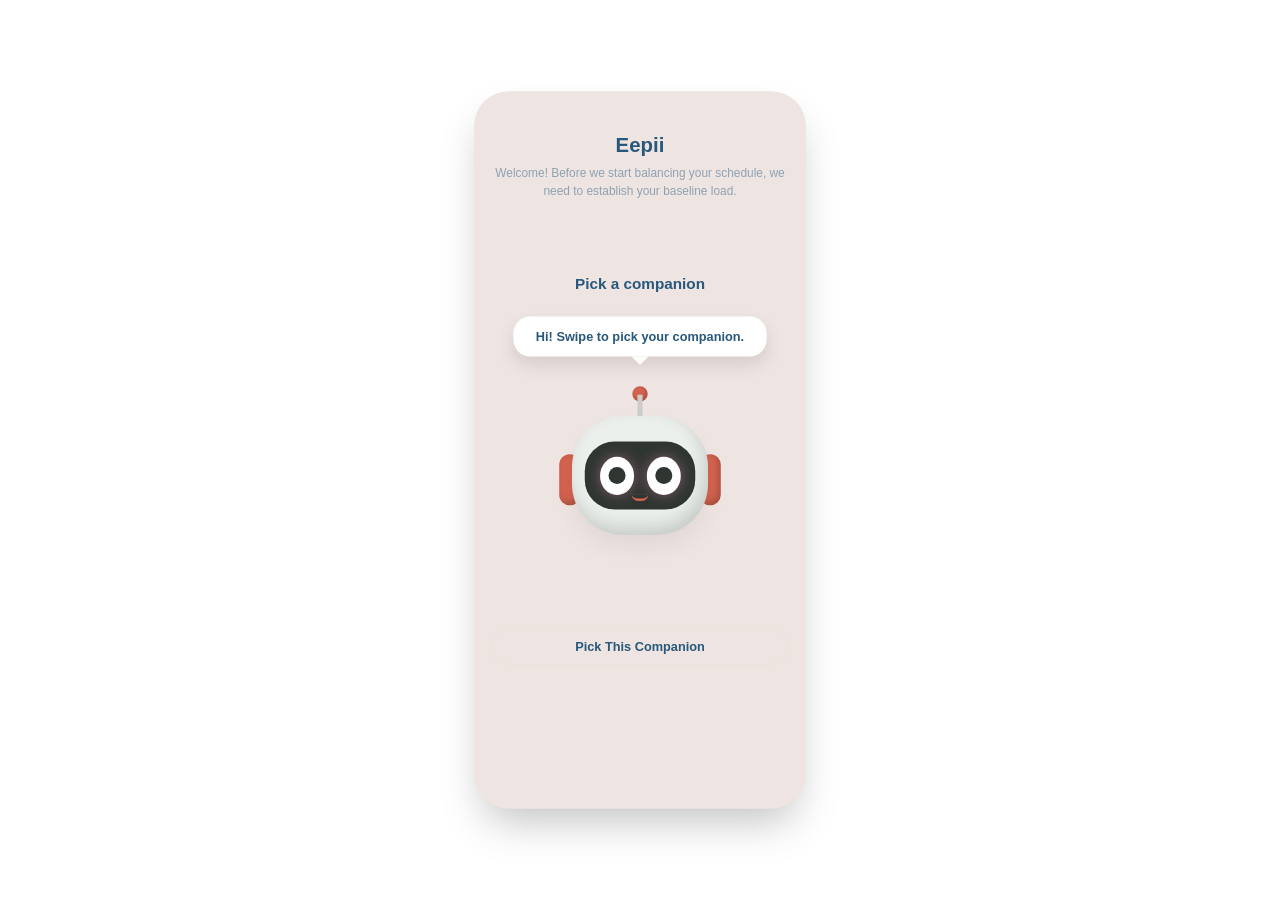
<file: Eepii.html>
<!DOCTYPE html>
<html lang="en">
<head>
    <meta charset="UTF-8">
    <meta name="viewport" content="width=device-width, initial-scale=1.0">
    <title>Eepii - App Prototype</title>
    <link rel="stylesheet" href="Eepii.css">
</head>
<body>

    <div class="mobile-frame">
        
        <!-- ========================================== -->
        <!-- 1. ONBOARDING: WELCOME & AVATAR SELECTION  -->
        <!-- ========================================== -->
         
        <div id="view-welcome" class="view active">
            <h1 style="text-align: center; margin-top: 20px;">Eepii</h1>
            <p style="text-align: center;">Welcome! Before we start balancing your schedule, we need to establish your baseline load.</p>
            
            <div class="avatar-selection">
                <h2 id="avatarTitle" style="text-align: center; margin-top: 0;">Pick a companion</h2>
                <div class="speech-bubble" id="welcomeSpeechBubble">Hi! Swipe to pick your companion.</div>
                
                <!-- Avatar Carousel -->
                <div class="carousel" id="avatarCarousel">
                    
                    <!-- Avatar: Original Robot -->
                    <div class="carousel-slide">
                        <div class="robot-wrapper">
                            <div class="antenna-ball"></div><div class="antenna"></div>
                            <div class="ear left"></div><div class="ear right"></div>
                            <div class="robot-head">
                                <div class="robot-face">
                                    <div class="eye"><div class="pupil"></div></div>
                                    <div class="eye"><div class="pupil"></div></div>
                                    <div class="smile"></div>
                                </div>
                            </div>
                        </div>
                    </div>
                    
                    <!-- Avatar: Bao Bun -->
                    <div class="carousel-slide">
                        <div class="bao-wrapper">
                            <div class="bao-head">
                                <div class="bao-pleats">
                                    <div class="pleat"></div><div class="pleat"></div><div class="pleat"></div>
                                    <div class="pleat"></div><div class="pleat"></div>
                                </div>
                                <div class="bao-blush left"></div><div class="bao-blush right"></div>
                                <div class="bao-face">
                                    <div class="bao-eye-socket"><div class="bao-eye pupil"></div></div>
                                    <div class="bao-eye-socket"><div class="bao-eye pupil"></div></div>
                                    <div class="bao-smile"></div>
                                </div>
                            </div>
                        </div>
                    </div>

                    <!-- Avatar: Cat -->
                    <div class="carousel-slide">
                        <div class="cat-wrapper">
                            <div class="cat-ear left"><div class="cat-ear-inner"></div></div>
                            <div class="cat-ear right"><div class="cat-ear-inner"></div></div>
                            <div class="cat-head">
                                <div class="cat-tuft"></div><div class="cat-tuft"></div><div class="cat-tuft"></div>
                                <div class="whisker left-1"></div><div class="whisker left-2"></div>
                                <div class="whisker right-1"></div><div class="whisker right-2"></div>
                                <div class="cat-face">
                                    <div class="cat-eye-socket"><div class="cat-eye pupil"></div></div>
                                    <div class="cat-mouth"></div>
                                    <div class="cat-eye-socket"><div class="cat-eye pupil"></div></div>
                                </div>
                            </div>
                        </div>
                    </div>

                    <!-- Avatar: Dog -->
                    <div class="carousel-slide">
                        <div class="dog-wrapper">
                            <div class="dog-ear left"></div>
                            <div class="dog-ear right"></div>
                            <div class="dog-head">
                                <div class="dog-blush left"></div><div class="dog-blush right"></div>
                                <div class="dog-face">
                                    <div class="dog-eyes">
                                        <div class="dog-eye-socket"><div class="dog-eye pupil"></div></div>
                                        <div class="dog-eye-socket"><div class="dog-eye pupil"></div></div>
                                    </div>
                                    <div class="dog-nose"></div>
                                    <div class="dog-smile"></div>
                                </div>
                            </div>
                        </div>
                    </div>
                </div> 
                
                <button class="btn btn-outline" id="pickAvatarBtn" onclick="selectAvatar()" style="margin-top: 30px; width: 100%;">Pick This Companion</button>
            </div>

            <button class="btn hidden" id="startSetupBtn" onclick="goTo('view-profile-setup')" style="width: 100%;">Start Setup</button>
        </div>


        <!-- ========================================== -->
        <!-- 2. ONBOARDING: PROFILE SETUP               -->
        <!-- ========================================== -->
        <div id="view-profile-setup" class="view" style="justify-content: center; padding-bottom: 30px;">
            <div style="position: relative;">
                <h1 style="max-width: 60%; margin-top: 0;">Profile Setup</h1>
                <p>Tell us a bit about yourself.</p>
                
                <!-- Interactive Mini Companion -->
                <div class="robot-stage">
                    <div class="robot-mover" id="miniCompanionMover">
                        <div class="robot-scaler" style="transform: scale(0.22); transform-origin: top right; pointer-events: auto; cursor: pointer;">
                            <div class="robot-wrapper walking" id="miniCompanion">
                                <div class="zzz z1">Z</div>
                                <div class="zzz z2">z</div>
                                <div class="zzz z3">z</div>

                                <div class="antenna-ball"></div><div class="antenna"></div>
                                <div class="ear left"></div><div class="ear right"></div>
                                <div class="robot-head">
                                    <div class="robot-face">
                                        <div class="eye"><div class="pupil"></div></div>
                                        <div class="eye"><div class="pupil"></div></div>
                                        <div class="smile"></div>
                                    </div>
                                </div>
                                <div class="robot-body">
                                    <div class="robot-arm left"></div>
                                    <div class="robot-arm right"></div>
                                    <div class="robot-chest"></div>
                                </div>
                                <div class="robot-leg left"></div>
                                <div class="robot-leg right"></div>
                            </div> 
                        </div> 
                    </div> 
                </div> 
            </div> 
            
            <!-- Setup Form -->
            <div class="input-group"><label>Name</label><input type="text" placeholder="Your Name" class="idle-tracker"></div>
            <div class="input-group"><label>Age</label><input type="number" placeholder="e.g. 21" class="idle-tracker"></div>
            <div class="input-group"><label>Field of Study</label><input type="text" value="BSc Computer Science (AI)" class="idle-tracker"></div>
            <div class="input-group"><label>Year of Study</label>
                <select class="idle-tracker"><option>Year 1</option><option>Year 2</option><option>Year 3</option><option>Year 4</option></select>
            </div>
            
            <button class="btn" style="margin-top: 20px;" onclick="goTo('view-survey')">Next: Stress Survey</button>
        </div>


        <!-- ========================================== -->
        <!-- 3. ONBOARDING: WEEKLY SCHEDULE SETUP       -->
        <!-- ========================================== -->
        <div id="view-schedule-setup" class="view">
            <!-- Header Layout -->
            <div style="position: relative; margin-bottom: 20px; margin-top: 15px; display: flex; justify-content: space-between; align-items: flex-start;">
                <div style="max-width: 170px;">
                    <h1 style="margin-top: 0; margin-bottom: 4px; font-size: 22px; line-height: 1.2;">Weekly Schedule</h1>
                    <p style="margin-bottom: 0; font-size: 13px;">Plan your average week.</p>
                </div>
                
                <div class="robot-stage" style="position: relative; top: 0; right: 0; width: 110px; height: 100px; flex-shrink: 0;">
                    <div class="schedule-speech-bubble" id="scheduleSpeechBubble">
                        Lots of classes! You're expanding your mind. 🧠
                    </div>
                    
                    <div class="robot-scaler" style="transform: scale(0.24); transform-origin: top right; position: absolute; top: 0; right: 0;">
                        <div class="robot-wrapper" id="scheduleCompanion">
                            <div class="antenna-ball"></div><div class="antenna"></div>
                            <div class="ear left"></div><div class="ear right"></div>
                            <div class="robot-head">
                                <div class="robot-face">
                                    <div class="eye"><div class="pupil"></div></div>
                                    <div class="eye"><div class="pupil"></div></div>
                                    <div class="smile"></div>
                                </div>
                            </div>
                            <div class="robot-body" style="transform: translateX(-50%) translateY(20px);">
                                <div class="robot-arm left"></div>
                                <div class="robot-arm right"></div>
                                <div class="robot-chest"></div>
                            </div>
                            <div class="robot-leg left" style="transform: translateY(20px);"></div>
                            <div class="robot-leg right" style="transform: translateY(20px);"></div>
                        </div>
                    </div>
                </div>
            </div>

            <!-- Dynamic Sync Status Banner -->
            <div style="display: flex; justify-content: center; margin-bottom: 12px;">
                <div id="scheduleSyncBanner" class="schedule-sync-pill synced">
                    📅 Synced from timetable_2026.ics (15h Class Hours)
                </div>
            </div>

            <!-- Total Hours Counter -->
            <div style="text-align: center; margin-bottom: 20px; background: white; padding: 12px; border-radius: 12px; border: 1px solid #e2e8f0; box-shadow: 0 2px 5px rgba(0,0,0,0.02);">
                <span style="font-size: 14px; font-weight: 600; color: var(--text-muted);">Total Weekly Load: <strong id="weeklyTotalDisplay" style="color: var(--primary); font-size: 20px; margin-left: 5px;">25</strong><span style="font-size: 14px; color: var(--primary);">h</span></span>
            </div>

            <!-- Weekly Inputs -->
            <div class="weekly-inputs" style="display: flex; flex-direction: column; gap: 15px;">
                
                <div class="input-card" style="background: white; padding: 15px; border-radius: 16px; border: 1px solid #e2e8f0;">
                    <div style="font-weight: 700; color: var(--text-dark); margin-bottom: 2px;">🎓 Class Hours</div>
                    <div style="font-size: 11px; color: var(--text-muted); margin-bottom: 12px;">Lectures, programming labs, and tutorials</div>
                    <div style="display: flex; align-items: center; justify-content: space-between; background: #f8fafc; padding: 8px 12px; border-radius: 12px;">
                        <button class="ctrl-btn" onclick="updateWeekly('class', -1)">-</button>
                        <span style="font-size: 16px; font-weight: 700;"><span id="week-class">15</span> hrs</span>
                        <button class="ctrl-btn" onclick="updateWeekly('class', 1)">+</button>
                    </div>
                </div>

                <div class="input-card" style="background: white; padding: 15px; border-radius: 16px; border: 1px solid #e2e8f0;">
                    <div style="display: flex; justify-content: space-between; align-items: center;">
                        <div>
                            <div style="font-weight: 700; color: var(--text-dark); margin-bottom: 2px;">💼 Working</div>
                            <div style="font-size: 11px; color: var(--text-muted);">Internships, freelance, or part-time roles</div>
                        </div>
                        <label class="switch">
                            <input type="checkbox" id="workToggle" onchange="toggleWorkUI(this.checked)">
                            <span class="slider round"></span>
                        </label>
                    </div>
                    
                    <div id="workControls" style="display: none; margin-top: 15px; border-top: 1px solid #f1f5f9; padding-top: 15px;">
                        <div style="display: flex; align-items: center; justify-content: space-between; background: #f8fafc; padding: 8px 12px; border-radius: 12px;">
                            <button class="ctrl-btn" onclick="updateWeekly('work', -1)">-</button>
                            <span style="font-size: 16px; font-weight: 700;"><span id="week-work">10</span> hrs</span>
                            <button class="ctrl-btn" onclick="updateWeekly('work', 1)">+</button>
                        </div>
                    </div>
                </div>

                <div class="input-card" style="background: white; padding: 15px; border-radius: 16px; border: 1px solid #e2e8f0;">
                    <div style="font-weight: 700; color: var(--text-dark); margin-bottom: 2px;">📚 Self-Study</div>
                    <div style="font-size: 11px; color: var(--text-muted); margin-bottom: 12px;">Assignments, coding practice, and revision</div>
                    <div style="display: flex; align-items: center; justify-content: space-between; background: #f8fafc; padding: 8px 12px; border-radius: 12px;">
                        <button class="ctrl-btn" onclick="updateWeekly('study', -1)">-</button>
                        <span style="font-size: 16px; font-weight: 700;"><span id="week-study">10</span> hrs</span>
                        <button class="ctrl-btn" onclick="updateWeekly('study', 1)">+</button>
                    </div>
                </div>

            </div>
            
            <button class="btn" style="margin-top: 25px; width: 100%;" onclick="goTo('view-overview')">Confirm & View Stress Baseline</button>
        </div>


        <!-- ========================================== -->
        <!-- 4. ONBOARDING: CHATBOT STRESS SURVEY       -->
        <!-- ========================================== -->
        <div id="view-survey" class="view" style="padding: 0; background: var(--bg-color); height: 100%;">
            <div style="display: flex; flex-direction: column; height: 100vh; width: 100%;">
                
                <!-- Chat Header -->
                <div style="padding: 20px 20px 15px 20px; display: flex; justify-content: space-between; align-items: center;">
                    <span id="surveyProgressHeader" style=`"font-size: 12px; font-weight: 800; color: var(--text-muted); text-transform: uppercase; letter-spacing: 1px;">Question 1 of 10</span>
                    <button onclick="skipSurvey()" style="padding: 6px 14px; font-size: 11px; font-weight: 700; background: #FBEFEE; color: var(--urgent); border: 1px solid #F5DCD9; border-radius: 20px; cursor: pointer; transition: all 0.2s;">Skip (Demo)</button>
                </div>

                <!-- Chat Content -->
                <div style="flex: 1; display: flex; flex-direction: column; justify-content: center; align-items: center; padding: 20px;">
                    <div id="surveyActiveChatBubble" class="active-chat-bubble" style="position: relative; margin-bottom: 40px; top: 0; left: 0; transform: none; width: 100%; text-align: center; border: 1px solid var(--border); box-shadow: 0 4px 15px rgba(47, 54, 50, 0.04);">
                        How often do you feel mentally overwhelmed by academic demands?
                    </div>
                    
                    <div class="robot-scaler" style="transform: scale(0.65); transform-origin: center;">
                        <div class="robot-wrapper" id="surveyCompanion">
                            <div class="antenna-ball"></div><div class="antenna"></div>
                            <div class="ear left"></div><div class="ear right"></div>
                            <div class="robot-head">
                                <div class="robot-face">
                                    <div class="eye"><div class="pupil"></div></div>
                                    <div class="eye"><div class="pupil"></div></div>
                                    <div class="smile"></div>
                                </div>
                            </div>
                        </div>
                    </div>
                </div>

                <!-- User Input Area -->
                <div style="padding: 20px; background: var(--surface); border-top: 1px solid var(--border); padding-bottom: 40px; border-radius: 30px 30px 0 0; box-shadow: 0 -10px 30px rgba(47, 54, 50, 0.04);">
                    
                    <div id="surveyQuickReplies" style="display: flex; flex-wrap: wrap; gap: 8px; justify-content: center; margin-bottom: 15px; transition: opacity 0.3s;">
                        <button class="quick-reply-btn" onclick="processSurveyAnswer(1)">Never</button>
                        <button class="quick-reply-btn" onclick="processSurveyAnswer(2)">Rarely</button>
                        <button class="quick-reply-btn" onclick="processSurveyAnswer(3)">Sometimes</button>
                        <button class="quick-reply-btn" onclick="processSurveyAnswer(4)">Often</button>
                        <button class="quick-reply-btn" style="flex-basis: 100%;" onclick="processSurveyAnswer(5)">Always</button>
                    </div>

                    <div style="display: flex; align-items: center; border: 1px solid var(--border); border-radius: 30px; padding: 6px 6px 6px 15px; background: var(--bg-color);">
                        <input type="text" id="surveyChatInput" placeholder="Type your answer..." onkeypress="handleSurveyEnter(event)" style="flex: 1; border: none; outline: none; background: transparent; font-size: 14px; font-family: inherit; min-width: 0; color: var(--text-dark);">
                        <button onclick="submitSurveyInput()" class="send-btn" style="flex-shrink: 0; margin-left: 10px;">➤</button>
                    </div>

                </div>
            </div>
        </div>


        <!-- ========================================== -->
        <!-- 5. ONBOARDING: CALENDAR IMPORT (.ICS)      -->
        <!-- ========================================== -->
        <div id="view-calendar" class="view" style="padding-top: 40px;">
            <p style="font-size: 11px; font-weight: 700; color: var(--text-muted); text-transform: uppercase; letter-spacing: 1.5px; margin-bottom: 8px;">Class Schedule</p>
            <h1 style="margin-top: 0; margin-bottom: 15px; font-size: 28px;">Import your timetable</h1>
            <p style="margin-bottom: 30px;">Export your university calendar as a .ics file and import it here. Eepii will use it to understand your class density.</p>
            
            <div class="drop-zone" id="calendarDropZone" onclick="simulateFileUpload()">
                <span style="font-size: 36px; display: block; margin-bottom: 12px;">📅</span>
                <div style="font-weight: 700; color: var(--text-dark); margin-bottom: 5px; font-size: 15px;">Drop your .ics file here</div>
                <div style="font-size: 13px; color: var(--text-muted);">or tap to browse files</div>
            </div>

            <div class="info-box">
                <div style="font-weight: 700; color: #1e40af; font-size: 13px; margin-bottom: 6px;">How to export from your uni portal</div>
                <div style="font-size: 12px; color: #475569; line-height: 1.6;">
                    Most university portals (like APSpace, Outlook, or Canvas) let you export your timetable as an .ics file from Settings → Export or Download calendar.
                </div>
            </div>

            <div style="flex: 1;"></div>

            <button id="importBtn" class="btn disabled-btn" disabled>Choose a file first</button>
            <button class="btn btn-outline" style="border: none; margin-top: 10px; color: var(--text-muted); font-weight: 600;" onclick="finishCalendarSetup(false)">Skip for now (Enter manually)</button>
        </div>


        <!-- ========================================== -->
        <!-- 6. ONBOARDING: FINAL OVERVIEW              -->
        <!-- ========================================== -->
        <div id="view-overview" class="view" style="justify-content: center; align-items: center; text-align: center;">
            <div class="robot-stage" style="position: relative; width: 100%; height: 75px; margin-bottom: 5px;">
                <div class="robot-scaler" style="position: absolute; top: 0; left: 50%; transform: translateX(-50%) scale(0.45); transform-origin: top center;">
                    <div class="robot-wrapper" id="overviewCompanion">
                        <div class="antenna-ball"></div><div class="antenna"></div>
                        <div class="ear left"></div><div class="ear right"></div>
                        <div class="robot-head">
                            <div class="robot-face">
                                <div class="eye"><div class="pupil"></div></div>
                                <div class="eye"><div class="pupil"></div></div>
                                <div class="smile"></div>
                            </div>
                        </div>
                    </div>
                </div>
            </div>

            <!-- Dynamic Result Summary -->
            <h2 style="margin-bottom: 5px; color: var(--text-muted); font-size: 13px; text-transform: uppercase; letter-spacing: 1px;">Stress Level</h2>
            <h1 id="overviewLevel" style="font-size: 42px; color: var(--urgent); margin-top: 0; margin-bottom: 12px;">High</h1>
            
            <p id="overviewText" style="max-width: 90%; margin: 0 auto 25px auto; font-size: 15px; color: var(--text-dark); font-weight: 500; line-height: 1.5;">
                Maintaining a perfect academic record takes immense dedication. You're already carrying a heavy load, so your Rebalance tab will be crucial — check it daily.
            </p>

            <div style="display: flex; gap: 15px; width: 100%; margin-bottom: 25px;">
                <div class="card stat-card" style="flex: 1; margin-bottom: 0;">
                    <div class="stat-value" id="overviewHours">25h</div>
                    <div class="stat-label">Weekly Commitment</div>
                </div>
                <div class="card stat-card" style="flex: 1; margin-bottom: 0;">
                    <div class="stat-value" id="overviewScore" style="color: var(--urgent);">90%</div>
                    <div class="stat-label">Stress Score</div>
                </div>
            </div>
            
            <button class="btn" style="margin-top: 0;" onclick="launchApp()">Enter Dashboard</button>
        </div>


        <!-- ========================================== -->
        <!-- 7. MAIN APP TAB: DASHBOARD                 -->
        <!-- ========================================== -->
        <div id="main-dashboard" class="view" style="padding-top: 30px; padding-bottom: 90px; height: 100%;">
            
            <!-- Full-Page Embedded AI Chatbot Container (No White Card) -->
            <div id="dashboardChatCard" style="flex: 1; display: flex; flex-direction: column; margin-bottom: 0;">
                
                <!-- Chatbot Header -->
                <div class="dash-chat-header" style="margin-bottom: 10px; padding: 0 5px;">
                    <div style="display: flex; align-items: center; gap: 8px;">
                        <span class="status-pulse-dot"></span>
                        <div style="font-size: 11px; font-weight: 800; color: var(--primary); letter-spacing: 1.2px; text-transform: uppercase;">
                            Eepii AI Companion
                        </div>
                    </div>
                    <span class="chat-status-pill">Ready to help</span>
                </div>

                <!-- Companion Dialogue Area -->
                <div class="dash-chat-dialogue-area" style="flex: 1; display: flex; flex-direction: column; justify-content: center; position: relative;">
                    
                    <!-- Dialogue Bubble -->
                    <div class="dash-chat-speech-bubble" id="dashChatSpeechBubble">
                        Hi! I'm watching your stress balance. Tap a quick question or tell me what's on your mind! ✨
                    </div>

                    <!-- Centered, Scaled Up Companion -->
                    <div class="robot-scaler" style="transform: scale(0.65); transform-origin: center; height: 150px; display: flex; justify-content: center; align-items: center; margin: 15px auto;">
                        <div class="robot-wrapper" id="dashChatCompanion" onclick="interactDashChatCompanion()" style="cursor: pointer;">
                            <!-- NEW: Happiness Meter -->
                            <div id="pettingMeterContainer" style="position: absolute; top: -30px; left: 50%; transform: translateX(-50%); width: 70px; height: 8px; background: var(--border); border-radius: 10px; opacity: 0; transition: opacity 0.3s; pointer-events: none; overflow: hidden; z-index: 10;">
                                <div id="pettingMeterFill" style="width: 0%; height: 100%; background: #F4A261; border-radius: 10px; transition: width 0.1s; box-shadow: inset 0 -2px 0 rgba(0,0,0,0.1);"></div>
                            </div>
                            
                            <div class="antenna-ball"></div><div class="antenna"></div>
                            <div class="ear left"></div><div class="ear right"></div>
                            <div class="robot-head">
                                <div class="robot-face">
                                    <div class="eye"><div class="pupil"></div></div>
                                    <div class="eye"><div class="pupil"></div></div>
                                    <div class="smile"></div>
                                </div>
                            </div>
                        </div>
                    </div>
                </div>

                <!-- Quick Action Prompt Chips -->
                <div class="dash-quick-chips" style="margin-bottom: 20px;">
                    <button class="dash-chip" onclick="handleQuickChip('5-min breather')">🍃 5-Min Breather</button>
                    <button class="dash-chip" onclick="handleQuickChip('feeling overwhelmed')">😫 Overwhelmed</button>
                    <button class="dash-chip" onclick="handleQuickChip('prioritize tasks')">🎯 Prioritize</button>
                    <button class="dash-chip" onclick="handleQuickChip('explain score')">📊 My Score</button>
                </div>

                <!-- Chat Input Row -->
                <div class="dash-chat-input-bar">
                    <input type="text" id="dashChatInput" placeholder="Ask Eepii for advice, break tips..." onkeypress="handleDashChatEnter(event)">
                    <button class="dash-chat-send-btn" onclick="sendDashChatMessage()">➤</button>
                </div>
            </div>

        </div>

        <!-- ========================================== -->
        <!-- 8. MAIN APP TAB: REBALANCE                 -->
        <!-- ========================================== -->
        <div id="main-rebalance" class="view" style="padding: 30px 20px 0 20px;">
            
            <!-- FIXED TOP SECTION (Title, Robot, Log Button) -->
            <div style="flex-shrink: 0; background: var(--bg-color); padding-bottom: 20px; z-index: 10;">
                <!-- Header Layout -->
                <div style="display: flex; justify-content: space-between; align-items: flex-start; margin-bottom: 25px;">
                    <div style="max-width: 65%;">
                        <p style="font-size: 11px; font-weight: 700; color: var(--text-muted); text-transform: uppercase; letter-spacing: 1.5px; margin-bottom: 8px;">Today's Flow</p>
                        <h1 style="margin-top: 0; margin-bottom: 10px; font-size: 28px;">Smart Schedule</h1>
                        <p style="margin-bottom: 0; font-size: 13px; color: var(--text-muted); line-height: 1.5;">
                            We've interleaved your urgent deadlines with active recovery to keep you at your best.
                        </p>
                    </div>
                    
                    <div class="robot-stage" style="position: relative; width: 80px; height: 80px; flex-shrink: 0;">
                        <div class="rebalance-speech-bubble">Rest is productive too! 💤</div>
                        <div class="robot-scaler" style="position: absolute; top: 20px; right: 25px; transform: scale(0.30); transform-origin: top right;">
                            <div class="robot-wrapper" id="rebalanceCompanion">
                                <div class="antenna-ball"></div><div class="antenna"></div>
                                <div class="ear left"></div><div class="ear right"></div>
                                <div class="robot-head">
                                    <div class="robot-face">
                                        <div class="eye"><div class="pupil"></div></div>
                                        <div class="eye"><div class="pupil"></div></div>
                                        <div class="smile"></div>
                                    </div>
                                </div>
                            </div>
                        </div>
                    </div>
                </div>

                <!-- Action Bar: Log Load Trigger -->
                <div>
                    <button class="btn btn-log-action" onclick="openLogBottomSheet()">
                        <span style="font-size: 18px; line-height: 1;">✨</span>
                        <span>+ Log New Task / Load</span>
                    </button>
                </div>
            </div>

            <!-- SCROLLABLE TIMELINE CONTAINER -->
            <div style="flex: 1; overflow-y: auto; padding-bottom: 140px; scrollbar-width: none;">
                <!-- Rebalance Timeline Feed -->
                <div class="smart-timeline" id="smartTimeline" style="padding-top: 5px;">
                    
                    <div class="timeline-event">
                        <div class="event-time">09:00 AM</div>
                        <div class="event-marker task-urgent"></div>
                        <div class="event-card task-card" onclick="openTaskDetails(this)">
                            <div class="event-header" style="display: flex; justify-content: space-between; align-items: center;">
                                <span class="tag" style="background: #fee2e2; color: #b91c1c;">Urgent Task</span>
                                <div class="custom-checkbox"></div>
                            </div>
                            <div class="event-title">Anti-Scam Chatbot Risk Scoring Module</div>
                            <div class="event-desc">2 Hours • Deep Work</div>
                        </div>
                    </div>

                    <div class="timeline-event">
                        <div class="event-time">11:00 AM</div>
                        <div class="event-marker activity-recovery"></div>
                        <div class="event-card recovery-card" onclick="openTaskDetails(this)">
                            <div class="event-header" style="display: flex; justify-content: space-between; align-items: center;">
                                <span class="tag" style="background: #dcfce7; color: #15803d;">🍃 Rebalance</span>
                                <div class="custom-checkbox"></div>
                            </div>
                            <div class="event-title">Screen Break & Short Walk</div>
                            <div class="event-desc">20 Mins • Step away from the desk</div>
                        </div>
                    </div>

                    <div class="timeline-event">
                        <div class="event-time">01:00 PM</div>
                        <div class="event-marker task-normal"></div>
                        <div class="event-card task-card" onclick="openTaskDetails(this)">
                            <div class="event-header" style="display: flex; justify-content: space-between; align-items: center;">
                                <span class="tag" style="background: #e2e8f0; color: #475569;">Task</span>
                                <div class="custom-checkbox"></div>
                            </div>
                            <div class="event-title">Tour Management System Prototype</div>
                            <div class="event-desc">1.5 Hours • Medium Focus</div>
                        </div>
                    </div>

                    <div class="timeline-event">
                        <div class="event-time">02:30 PM</div>
                        <div class="event-marker activity-recovery"></div>
                        <div class="event-card recovery-card" onclick="openTaskDetails(this)">
                            <div class="event-header" style="display: flex; justify-content: space-between; align-items: center;">
                                <span class="tag" style="background: #fef3c7; color: #b45309;">☕ Rebalance</span>
                                <div class="custom-checkbox"></div>
                            </div>
                            <div class="event-title">Grab a snack (Nuggets & fries?)</div>
                            <div class="event-desc">30 Mins • Mental reset</div>
                        </div>
                    </div>
                </div>
            </div>
        </div>

        <!-- ========================================== -->
        <!-- 9. SLIDE-UP BOTTOM SHEET: LOG LOAD         -->
        <!-- ========================================== -->
        <div id="logBottomSheetOverlay" class="bottom-sheet-overlay" onclick="handleBottomSheetBackdrop(event)">
            <div class="bottom-sheet-container" onclick="event.stopPropagation()">
                <div class="bottom-sheet-handle"></div>
                
                <div class="bottom-sheet-header">
                    <div>
                        <h2 style="margin: 0; font-size: 18px; color: var(--text-dark);">Log New Task</h2>
                        <p style="margin: 3px 0 0 0; font-size: 12px; color: var(--text-muted);">AI will estimate stress & interleave recovery</p>
                    </div>
                    <button class="close-sheet-btn" onclick="closeLogBottomSheet()">✕</button>
                </div>

                <div class="bottom-sheet-body">
                    <label class="sheet-label">TASK NAME</label>
                    <input type="text" id="taskNameInput" placeholder="e.g. Study for AI Midterm" class="sheet-input">
                    
                    <label class="sheet-label">DESCRIPTION</label>
                    <textarea id="taskDescInput" rows="2" placeholder="Briefly describe the task..." class="sheet-textarea"></textarea>

                    <div style="display: flex; justify-content: space-between; margin-bottom: 6px;">
                        <label class="sheet-label" style="margin-bottom: 0;">ESTIMATED STRESS (1-10)</label>
                        <span id="stressDisplay" style="font-size: 13px; font-weight: 700; color: var(--primary);">5</span>
                    </div>
                    
                    <input type="range" id="taskStressInput" min="1" max="10" value="5" class="stress-slider" 
                           style="--fill-pct: 44.4%;"
                           oninput="
                               document.getElementById('stressDisplay').innerText = this.value;
                               this.style.setProperty('--fill-pct', ((this.value - this.min) / (this.max - this.min)) * 100 + '%');
                           ">
                    
                    <label class="sheet-label" style="margin-top: 15px;">DEADLINE</label>
                    <input type="date" id="taskDateInput" class="sheet-input" style="margin-bottom: 20px;">
                    
                    <button class="btn" style="width: 100%;" onclick="analyzeAndShowModal()">Assess & Add to Schedule</button>
                </div>
            </div>
        </div>

        <!-- AI Confirmation Modal Popup -->
        <div id="aiConfirmModal" class="ai-modal-overlay">
            <div class="ai-modal-card">
                <div style="text-align: center; margin-bottom: 15px; font-size: 24px;">✨</div>
                <h3 style="text-align: center; margin-top: 0; margin-bottom: 20px; font-size: 18px;">AI Assessment Complete</h3>
                
                <div style="background: #f8fafc; padding: 15px; border-radius: 12px; margin-bottom: 20px; text-align: left;">
                    <div style="font-size: 14px; font-weight: 700; color: var(--text-dark); margin-bottom: 12px;" id="modalTaskName">Task Name</div>
                    
                    <div style="display: flex; gap: 8px; margin-bottom: 12px;">
                        <span id="modalCategory" class="tag" style="background: #e2e8f0; color: #475569;">Category</span>
                        <span id="modalUrgency" class="tag" style="background: #e2e8f0; color: #475569;">Urgency</span>
                    </div>
                    
                    <div style="font-size: 12px; color: var(--text-muted); font-weight: 600;">Deadline: <span id="modalDeadline" style="color: var(--text-dark);"></span></div>
                </div>

                <div style="display: flex; gap: 10px;">
                    <button class="btn btn-outline" style="flex: 1; margin: 0; padding: 12px;" onclick="closeAiModal()">Edit</button>
                    <button class="btn" style="flex: 1; margin: 0; padding: 12px;" onclick="confirmAndLogTask()">Confirm & Add</button>
                </div>
            </div>
        </div>

        <!-- ========================================== -->
        <!-- SLIDE-UP BOTTOM SHEET: TASK DETAILS        -->
        <!-- ========================================== -->
        <div id="taskDetailsBottomSheetOverlay" class="bottom-sheet-overlay" onclick="if(event.target.id === 'taskDetailsBottomSheetOverlay') closeTaskDetails()">
            <div class="bottom-sheet-container" onclick="event.stopPropagation()">
                <div class="bottom-sheet-handle"></div>
                
                <div class="bottom-sheet-header">
                    <div style="flex: 1; padding-right: 15px;">
                        <span id="detailTaskTag" class="tag" style="margin-bottom: 12px; display: inline-block;">Tag</span>
                        <h2 id="detailTaskTitle" style="margin: 0; font-size: 20px; color: var(--text-dark); line-height: 1.3;">Task Title</h2>
                    </div>
                    <button class="close-sheet-btn" onclick="closeTaskDetails()">✕</button>
                </div>

                <div class="bottom-sheet-body">
                    <p id="detailTaskDesc" style="font-size: 14px; color: var(--text-muted); margin-bottom: 20px; font-weight: 600;">Time • Details</p>
                    
                    <!-- ========================================== -->
                    <!-- INTERACTIVE BREATHING WIDGET (Hidden by default) -->
                    <!-- ========================================== -->
                    <div id="breathingContainer" style="display: none; text-align: center; margin-bottom: 20px;">
                        <div id="breathCircle" style="width: 140px; height: 140px; margin: 0 auto 15px auto; border-radius: 50%; background: var(--primary); display: flex; flex-direction: column; align-items: center; justify-content: center; transition: all 1s ease-in-out; box-shadow: 0 10px 25px rgba(44, 76, 59, 0.2);">
                            <span id="breathInstruction" style="font-size: 13px; color: white; font-weight: 700; text-transform: uppercase; letter-spacing: 1px;">Inhale</span>
                            <span id="breathTimer" style="font-size: 32px; color: white; font-weight: 800;">4</span>
                        </div>
                        <p id="breathSubtext" style="font-size: 13px; color: var(--text-muted); font-weight: 600;">Breathe in slowly through your nose...</p>
                        <button class="btn" style="background: #e7e5e4; color: var(--text-dark); padding: 8px 20px; border-radius: 20px; font-size: 12px; margin-top: 10px;" onclick="stopBreathingExercise()">End Exercise</button>
                    </div>

                    <button id="detailTaskActionBtn" class="btn btn-log-action" style="width: 100%; border-radius: 30px;" onclick="handleTaskActionFromSheet()">Mark as Done ✓</button>
                </div>
            </div>
        </div>

        <!-- ========================================== -->
        <!-- 10. MAIN APP TAB: TRENDS & CHARTS          -->
        <!-- ========================================== -->
        <div id="main-trends" class="view" style="padding-top: 40px; padding-bottom: 90px; background: var(--bg-color);">
            
            <!-- Header Layout -->
            <div style="display: flex; justify-content: space-between; align-items: center; margin-bottom: 20px; padding: 0 20px;">
                <div style="flex: 1;">
                    <p style="font-size: 11px; font-weight: 700; color: var(--text-muted); text-transform: uppercase; letter-spacing: 1.5px; margin-bottom: 4px;">Stress Over Time</p>
                    <h1 style="margin-top: 0; margin-bottom: 0; font-size: 28px; font-family: Georgia, serif;">Trends</h1>
                </div>
                
                <div style="display: flex; align-items: center; gap: 4px;">
                    <div class="trend-speech-bubble">Your CS workload peaked on Thursday! 📉</div>
                    
                    <div class="robot-stage" style="position: relative; width: 60px; height: 50px; flex-shrink: 0;">
                        <div class="robot-scaler" style="position: absolute; top: 10px; right: 0; transform: scale(0.30); transform-origin: top right;">
                            <div class="robot-wrapper" id="trendCompanion">
                                <div class="antenna-ball"></div><div class="antenna"></div>
                                <div class="ear left"></div><div class="ear right"></div>
                                <div class="robot-head">
                                    <div class="robot-face">
                                        <div class="eye"><div class="pupil"></div></div>
                                        <div class="eye"><div class="pupil"></div></div>
                                        <div class="smile"></div>
                                    </div>
                                </div>
                            </div>
                        </div>
                    </div>
                </div>
            </div>

            <!-- Date Scroller -->
            <div style="text-align: center; margin-bottom: 20px; padding: 0 20px;">
                <div style="display: flex; justify-content: space-between; align-items: center; margin-bottom: 8px;">
                    <button class="icon-btn" onclick="switchWeek('prev')">❮</button>
                    <div>
                        <div id="trendWeekTitle" style="font-size: 15px; font-weight: 700; color: var(--text-dark);">This week</div>
                        <div id="trendWeekDate" style="font-size: 12px; color: var(--text-muted); font-weight: 600;">Aug 30 – Sep 5</div>
                    </div>
                    <button class="icon-btn" onclick="switchWeek('next')">❯</button>
                </div>
                <div style="display: flex; justify-content: center; gap: 4px; margin-bottom: 6px;">
                    <span class="dot active" style="background: var(--primary);"></span><span class="dot" style="background: var(--border);"></span><span class="dot" style="background: var(--border);"></span>
                </div>
                <div style="font-size: 10px; color: var(--text-muted);">Swipe left / right to change week</div>
            </div>

            <!-- Stat Metric Cards -->
            <div style="display: flex; gap: 10px; padding: 0 20px; margin-bottom: 20px;">
                <div class="card stat-card" style="flex: 1; padding: 15px 5px; text-align: center; box-shadow: none;">
                    <div id="trendAvg" style="font-size: 22px; font-weight: 700; color: var(--primary); font-family: Georgia, serif;">60%</div>
                    <div class="stat-label">AVG LOAD</div>
                </div>
                <div class="card stat-card" style="flex: 1; padding: 15px 5px; text-align: center; box-shadow: none;">
                    <div id="trendPeak" style="font-size: 22px; font-weight: 700; color: var(--urgent); font-family: Georgia, serif;">Thu</div>
                    <div class="stat-label">PEAK DAY</div>
                </div>
                <div class="card stat-card" style="flex: 1; padding: 15px 5px; text-align: center; box-shadow: none;">
                    <div id="trendTop" style="font-size: 22px; font-weight: 700; color: var(--c-social); font-family: Georgia, serif;">Social</div>
                    <div class="stat-label">TOP LOAD</div>
                </div>
            </div>

            <!-- Graph Container -->
            <div class="card" style="margin: 0 20px 20px 20px; padding: 20px 15px;">
                
                <!-- Unified Category Filter Pills -->
                <div id="trendFilters" style="display: flex; gap: 8px; margin-bottom: 20px; overflow-x: auto; white-space: nowrap; padding-bottom: 5px; scrollbar-width: none;">
                    <span class="tag trend-filter active" onclick="setTrendCategory('Overall', this)" style="background: var(--primary); color: white; cursor: pointer;">Overall</span>
                    <span class="tag trend-filter" onclick="setTrendCategory('All', this)" style="background: var(--bg-color); color: var(--text-muted); cursor: pointer;">All</span>
                    <span class="tag trend-filter" onclick="setTrendCategory('Mental', this)" style="background: var(--bg-color); color: var(--text-muted); cursor: pointer;">Mental</span>
                    <span class="tag trend-filter" onclick="setTrendCategory('Time', this)" style="background: var(--bg-color); color: var(--text-muted); cursor: pointer;">Time</span>
                    <span class="tag trend-filter" onclick="setTrendCategory('Physical', this)" style="background: var(--bg-color); color: var(--text-muted); cursor: pointer;">Physical</span>
                    <span class="tag trend-filter" onclick="setTrendCategory('Social', this)" style="background: var(--bg-color); color: var(--text-muted); cursor: pointer;">Social</span>
                    <span class="tag trend-filter" onclick="setTrendCategory('Errands', this)" style="background: var(--bg-color); color: var(--text-muted); cursor: pointer;">Errands</span>
                </div>
                <div id="trendAllLabel" style="display: none; font-size: 11px; font-weight: 700; color: var(--text-muted); letter-spacing: 1px; text-transform: uppercase; margin-bottom: 20px;">All Categories</div>

                <!-- SVG Area Chart (Single Category) -->
                <svg id="chartSingle" viewBox="0 0 300 120" style="width: 100%; height: auto; overflow: visible; transition: all 0.3s ease;">
                    <line x1="20" y1="10" x2="300" y2="10" stroke="var(--border)" stroke-width="1"/>
                    <line x1="20" y1="45" x2="300" y2="45" stroke="var(--border)" stroke-width="1"/>
                    <line x1="20" y1="80" x2="300" y2="80" stroke="var(--border)" stroke-width="1"/>
                    <line x1="20" y1="115" x2="300" y2="115" stroke="var(--border)" stroke-width="1"/>
                    
                    <text x="15" y="13" font-size="8" fill="var(--text-muted)" text-anchor="end">100</text>
                    <text x="15" y="48" font-size="8" fill="var(--text-muted)" text-anchor="end">75</text>
                    <text x="15" y="83" font-size="8" fill="var(--text-muted)" text-anchor="end">50</text>
                    <text x="15" y="118" font-size="8" fill="var(--text-muted)" text-anchor="end">25</text>
                    
                    <polygon id="singleChartArea" points="20,115 20,85 70,55 120,30 170,35 220,15 270,22 300,45 300,115" fill="rgba(56, 85, 70, 0.1)" style="transition: all 0.3s ease;"/>
                    <polyline id="singleChartLine" points="20,85 70,55 120,30 170,35 220,15 270,22 300,45" fill="none" stroke="var(--primary)" stroke-width="2" stroke-linejoin="round" style="transition: all 0.3s ease;"/>
                    
                    <circle class="singleChartPoint" cx="20" cy="85" r="3" fill="white" stroke="var(--primary)" stroke-width="2" style="transition: all 0.3s ease;"/>
                    <circle class="singleChartPoint" cx="70" cy="55" r="3" fill="white" stroke="var(--primary)" stroke-width="2" style="transition: all 0.3s ease;"/>
                    <circle class="singleChartPoint" cx="120" cy="30" r="3" fill="white" stroke="var(--primary)" stroke-width="2" style="transition: all 0.3s ease;"/>
                    <circle class="singleChartPoint" cx="170" cy="35" r="3" fill="white" stroke="var(--primary)" stroke-width="2" style="transition: all 0.3s ease;"/>
                    <circle class="singleChartPoint" cx="220" cy="15" r="3" fill="white" stroke="var(--primary)" stroke-width="2" style="transition: all 0.3s ease;"/>
                    <circle class="singleChartPoint" cx="270" cy="22" r="3" fill="white" stroke="var(--primary)" stroke-width="2" style="transition: all 0.3s ease;"/>

                    <text x="20" y="135" font-size="9" fill="var(--text-muted)" text-anchor="middle">Sun</text>
                    <text x="70" y="135" font-size="9" fill="var(--text-muted)" text-anchor="middle">Mon</text>
                    <text x="120" y="135" font-size="9" fill="var(--text-muted)" text-anchor="middle">Tue</text>
                    <text x="170" y="135" font-size="9" fill="var(--text-muted)" text-anchor="middle">Wed</text>
                    <text x="220" y="135" font-size="9" fill="var(--text-muted)" text-anchor="middle">Thu</text>
                    <text x="270" y="135" font-size="9" fill="var(--text-muted)" text-anchor="middle">Fri</text>
                </svg>

                <!-- SVG Line Chart (All Categories) -->
                <svg id="chartAll" viewBox="0 0 300 120" style="width: 100%; height: auto; overflow: visible; display: none;">
                    <line x1="20" y1="10" x2="300" y2="10" stroke="var(--border)" stroke-width="1"/>
                    <line x1="20" y1="45" x2="300" y2="45" stroke="var(--border)" stroke-width="1"/>
                    <line x1="20" y1="80" x2="300" y2="80" stroke="var(--border)" stroke-width="1"/>
                    <line x1="20" y1="115" x2="300" y2="115" stroke="var(--border)" stroke-width="1"/>
                    
                    <polyline points="20,105 70,55 120,60 170,65 220,55 270,25 300,55" fill="none" stroke="var(--c-mental)" stroke-width="2"/>
                    <polyline points="20,85 70,75 120,80 170,75 220,15 270,52 300,85" fill="none" stroke="var(--c-time)" stroke-width="2"/>
                    <polyline points="20,110 70,95 120,60 170,45 220,45 270,82 300,105" fill="none" stroke="var(--c-physical)" stroke-width="2"/>
                    <polyline points="20,95 70,85 120,30 170,30 220,30 270,35 300,40" fill="none" stroke="var(--c-social)" stroke-width="2"/>
                    <polyline points="20,115 70,75 120,20 170,65 220,45 270,22 300,35" fill="none" stroke="var(--c-errands)" stroke-width="2"/>
                    
                    <text x="20" y="135" font-size="9" fill="var(--text-muted)" text-anchor="middle">Sun</text>
                    <text x="70" y="135" font-size="9" fill="var(--text-muted)" text-anchor="middle">Mon</text>
                    <text x="120" y="135" font-size="9" fill="var(--text-muted)" text-anchor="middle">Tue</text>
                    <text x="170" y="135" font-size="9" fill="var(--text-muted)" text-anchor="middle">Wed</text>
                    <text x="220" y="135" font-size="9" fill="var(--text-muted)" text-anchor="middle">Thu</text>
                    <text x="270" y="135" font-size="9" fill="var(--text-muted)" text-anchor="middle">Fri</text>
                </svg>

                <div id="trendLegend" style="display: none; justify-content: space-between; margin-top: 35px; font-size: 9px; font-weight: 700;">
                    <div style="color: var(--c-mental);">■ Mental</div>
                    <div style="color: var(--c-time);">■ Time</div>
                    <div style="color: var(--c-physical);">■ Physical</div>
                    <div style="color: var(--c-social);">■ Social</div>
                    <div style="color: var(--c-errands);">■ Errands</div>
                </div>
            </div>

            <!-- Day by Day Breakdown Feed -->
            <div class="card" style="margin: 0 20px; padding: 20px;">
                <div style="font-size: 11px; font-weight: 700; color: var(--text-muted); letter-spacing: 1px; text-transform: uppercase; margin-bottom: 20px;">Day by Day</div>
                
                <div class="day-row">
                    <div class="day-col">
                        <div style="font-size: 12px; font-weight: 700; color: var(--text-dark);">Sun</div>
                        <div style="font-size: 10px; color: var(--text-muted);">30</div>
                    </div>
                    <div class="bar-col">
                        <div class="t-bar" style="width: 25%; background: var(--c-mental);"></div>
                        <div class="t-bar" style="width: 30%; background: var(--c-time);"></div>
                        <div class="t-bar" style="width: 20%; background: var(--c-physical);"></div>
                        <div class="t-bar" style="width: 35%; background: var(--c-social);"></div>
                        <div class="t-bar" style="width: 30%; background: var(--c-errands);"></div>
                    </div>
                    <div class="score-col" style="color: var(--normal);">32</div>
                </div>
                
                <div class="day-row">
                    <div class="day-col">
                        <div style="font-size: 12px; font-weight: 700; color: var(--text-dark);">Mon</div>
                        <div style="font-size: 10px; color: var(--text-muted);">31</div>
                    </div>
                    <div class="bar-col">
                        <div class="t-bar" style="width: 35%; background: var(--c-mental);"></div>
                        <div class="t-bar" style="width: 35%; background: var(--c-time);"></div>
                        <div class="t-bar" style="width: 25%; background: var(--c-physical);"></div>
                        <div class="t-bar" style="width: 40%; background: var(--c-social);"></div>
                        <div class="t-bar" style="width: 35%; background: var(--c-errands);"></div>
                    </div>
                    <div class="score-col" style="color: var(--c-social);">51</div>
                </div>

                <div class="day-row">
                    <div class="day-col">
                        <div style="font-size: 12px; font-weight: 700; color: var(--text-dark);">Tue</div>
                        <div style="font-size: 10px; color: var(--text-muted);">1</div>
                    </div>
                    <div class="bar-col">
                        <div class="t-bar" style="width: 40%; background: var(--c-mental);"></div>
                        <div class="t-bar" style="width: 40%; background: var(--c-time);"></div>
                        <div class="t-bar" style="width: 35%; background: var(--c-physical);"></div>
                        <div class="t-bar" style="width: 45%; background: var(--c-social);"></div>
                        <div class="t-bar" style="width: 40%; background: var(--c-errands);"></div>
                    </div>
                    <div class="score-col" style="color: var(--c-social);">66</div>
                </div>

                <div class="day-row">
                    <div class="day-col">
                        <div style="font-size: 12px; font-weight: 700; color: var(--text-dark);">Wed</div>
                        <div style="font-size: 10px; color: var(--text-muted);">2</div>
                    </div>
                    <div class="bar-col">
                        <div class="t-bar" style="width: 35%; background: var(--c-mental);"></div>
                        <div class="t-bar" style="width: 35%; background: var(--c-time);"></div>
                        <div class="t-bar" style="width: 40%; background: var(--c-physical);"></div>
                        <div class="t-bar" style="width: 40%; background: var(--c-social);"></div>
                        <div class="t-bar" style="width: 30%; background: var(--c-errands);"></div>
                    </div>
                    <div class="score-col" style="color: var(--c-social);">63</div>
                </div>

                <div class="day-row">
                    <div class="day-col">
                        <div style="font-size: 12px; font-weight: 700; color: var(--text-dark);">Thu</div>
                        <div style="font-size: 10px; color: var(--text-muted);">3</div>
                    </div>
                    <div class="bar-col">
                        <div class="t-bar" style="width: 45%; background: var(--c-mental);"></div>
                        <div class="t-bar" style="width: 50%; background: var(--c-time);"></div>
                        <div class="t-bar" style="width: 40%; background: var(--c-physical);"></div>
                        <div class="t-bar" style="width: 45%; background: var(--c-social);"></div>
                        <div class="t-bar" style="width: 45%; background: var(--c-errands);"></div>
                    </div>
                    <div class="score-col" style="color: var(--urgent);">78</div>
                </div>
            </div>
        </div>


        <!-- ========================================== -->
        <!-- 11. MAIN APP TAB: PROFILE SETTINGS         -->
        <!-- ========================================== -->
        <div id="main-profile" class="view" style="padding-top: 40px; padding-bottom: 90px;">
            <p style="font-size: 11px; font-weight: 700; color: var(--text-muted); text-transform: uppercase; letter-spacing: 1.5px; margin-bottom: 8px;">Account</p>
            <h1 style="margin-top: 0; margin-bottom: 20px; font-size: 28px;">Profile</h1>
            
            <!-- Burnout Risk Card (Top) -->
            <div class="dark-hero-card" style="cursor: default; margin-bottom: 16px;">
                <div style="position: relative;">
                    <div style="font-size: 12px; font-weight: 800; color: #ffffff; letter-spacing: 1.5px; margin-bottom: 8px;">BURNOUT RISK</div>
                    
                    <div onclick="explainProfileScore()" style="display: inline-flex; align-items: baseline; gap: 10px; margin-bottom: 10px; cursor: pointer; border-radius: 12px; padding: 4px 8px; margin-left: -8px; transition: background 0.2s;" onactive="this.style.background='rgba(255,255,255,0.1)'">
                        <div id="dashScore" style="font-size: 48px; font-family: Georgia, serif; color: white; line-height: 1;">61</div>
                        <div id="dashStatus" style="font-size: 14px; font-weight: 700; color: #d97706;">Elevated</div>
                    </div>
                    
                    <p style="font-size: 12px; color: rgba(255,255,255,0.8); max-width: 60%; margin: 0; line-height: 1.4;">
                        You're carrying a lot. Keep an eye on your Rebalance flow to avoid burnout.
                    </p>

                    <!-- Small Companion in Hero Card -->
                    <div class="dash-speech-bubble" id="dashSpeechBubble" style="bottom: 55px; right: 10px; width: 130px;">I'm keeping an eye on your load! 📊</div>
                    <div class="robot-scaler" style="position: absolute; bottom: -5px; right: 0px; transform: scale(0.38); transform-origin: bottom right;">
                        <div class="robot-wrapper" id="dashCompanion" onclick="interactDashRobot();" style="height: 110px; cursor: pointer;">
                            <div class="antenna-ball"></div><div class="antenna"></div>
                            <div class="ear left"></div><div class="ear right"></div>
                            <div class="robot-head">
                                <div class="robot-face">
                                    <div class="eye"><div class="pupil"></div></div>
                                    <div class="eye"><div class="pupil"></div></div>
                                    <div class="smile"></div>
                                </div>
                            </div>
                        </div>
                    </div>
                </div>
            </div>

            <!-- User Info Card (Below) -->
            <div class="card" style="display: flex; align-items: center; gap: 15px; margin-bottom: 25px; padding: 18px 24px;">
                <div style="width: 55px; height: 55px; border-radius: 16px; background: var(--bg-color); display: flex; justify-content: center; align-items: center; border: 1px solid var(--border); flex-shrink: 0;">
                    <span style="font-size: 22px;">👨‍💻</span>
                </div>
                <div>
                    <div style="font-size: 17px; font-weight: 800; color: var(--text-dark); margin-bottom: 4px; line-height: 1.2;">Tang Chee Kin</div>
                    <div style="font-size: 12px; color: var(--text-muted); font-weight: 600;">BSc Computer Science (AI)</div>
                    <div style="font-size: 11px; color: var(--primary); margin-top: 4px; font-weight: 800;">Latest CGPA: 4.0</div>
                </div>
            </div>

            <!-- Profile Weekly Schedule Editor -->
            <div class="card" style="padding: 24px; margin-bottom: 25px;">
                <div style="display: flex; justify-content: space-between; align-items: baseline; margin-bottom: 25px;">
                    <div style="font-size: 10px; font-weight: 700; color: var(--text-muted); letter-spacing: 1.5px; text-transform: uppercase;">Weekly Schedule</div>
                    <div style="font-size: 13px; font-weight: 800; color: var(--text-dark);"><span id="profileWeeklyTotal">0</span>h / week</div>
                </div>
                
                <!-- Dynamic Chart -->
                <div id="profileWeeklyChart" style="display: flex; justify-content: space-between; align-items: flex-end; height: 45px; margin-bottom: 20px; gap: 8px;"></div>
                
                <!-- Quick Toggle Day Pills -->
                <div style="font-size: 11px; font-weight: 700; color: var(--text-dark); margin-bottom: 12px;">Active Days</div>
                <div id="profileDayPills" style="display: flex; justify-content: space-between; gap: 8px; margin-bottom: 25px;">
                    <!-- Populated by JS -->
                </div>

                <div style="height: 1px; background: var(--border); margin-bottom: 24px;"></div>

                <!-- Master Weekly Distribution -->
                <div style="font-size: 11px; font-weight: 700; color: var(--text-dark); margin-bottom: 12px;">Total Load</div>
                
                <div id="profileMasterInputs" style="display: flex; flex-direction: column; gap: 12px;">
                    <!-- Populated by JS -->
                </div>

                <div style="text-align: center; margin-top: 25px;">
                    <span onclick="openDailyEditSheet()" style="font-size: 12px; font-weight: 700; color: var(--primary); cursor: pointer; border-bottom: 1px dotted var(--primary); padding-bottom: 2px;">Edit Daily Breakdown</span>
                </div>
            </div>

            <div class="card" style="padding: 20px; margin-bottom: 25px; display: flex; justify-content: space-between; align-items: center;">
                <div style="font-size: 10px; font-weight: 700; color: var(--text-muted); letter-spacing: 1px; text-transform: uppercase;">Class Schedule (.ICS)</div>
                <button class="btn" style="margin: 0; padding: 6px 16px; font-size: 12px; background: var(--primary-light); color: var(--primary); border-radius: 20px; box-shadow: none;" onclick="startProfileImport()">Import</button>
            </div>

            <button class="btn btn-outline" style="width: 100%; border: 1px solid var(--urgent); color: var(--urgent); background: var(--surface); font-weight: 700;" onclick="startRetest()">Re-do setup & quiz</button>
        </div>


        <!-- ========================================== -->
        <!-- 12. GLOBAL APP SHELL WIDGETS               -->
        <!-- ========================================== -->
        
        <!-- Bottom Navigation Bar -->
        <div class="bottom-nav" id="appNav">
            <button class="nav-btn active" id="nav-dashboard" onclick="navTo('main-dashboard', this)">📊<span>Companion</span></button>
            <button class="nav-btn" id="nav-rebalance" onclick="navTo('main-rebalance', this)">⚡<span>Rebalance</span></button>
            <button class="nav-btn" id="nav-trends" onclick="navTo('main-trends', this)">📈<span>Trends</span></button>
            <button class="nav-btn" id="nav-profile" onclick="navTo('main-profile', this)">👤<span>Profile</span></button>
        </div>

        <!-- Floating AI Companion Shortcut -->
        <div id="globalChatWidget" style="display: none; position: absolute; z-index: 100; top: 0; left: 0; width: 100%; height: 100%; pointer-events: none;">
            
            <!-- Tapping this now routes directly to the dashboard -->
            <div id="chatFab" onclick="navTo('main-dashboard', document.getElementById('nav-dashboard'))" style="pointer-events: auto;">
                <div class="robot-scaler" style="transform: scale(0.16); transform-origin: center; margin-top: 15px;">
                    <div class="robot-wrapper" id="fabCompanion">
                        <div class="antenna-ball"></div><div class="antenna"></div>
                        <div class="ear left"></div><div class="ear right"></div>
                        <div class="robot-head">
                            <div class="robot-face">
                                <div class="eye"><div class="pupil"></div></div>
                                <div class="eye"><div class="pupil"></div></div>
                                <div class="smile"></div>
                            </div>
                        </div>
                    </div>
                </div>
            </div>
            
        </div>

        <!-- ========================================== -->
        <!-- SLIDE-UP BOTTOM SHEET: EDIT DAILY HOURS    -->
        <!-- ========================================== -->
        <div id="dailyEditSheetOverlay" class="bottom-sheet-overlay" onclick="if(event.target.id === 'dailyEditSheetOverlay') closeDailyEditSheet()">
            <div class="bottom-sheet-container" onclick="event.stopPropagation()">
                <div class="bottom-sheet-handle"></div>
                
                <div class="bottom-sheet-header">
                    <div>
                        <h2 style="margin: 0; font-size: 18px; color: var(--text-dark);">Daily Breakdown</h2>
                        <p style="margin: 3px 0 0 0; font-size: 12px; color: var(--text-muted);">Fine-tune specific days</p>
                    </div>
                    <button class="close-sheet-btn" onclick="closeDailyEditSheet()">✕</button>
                </div>

                <!-- Content populated dynamically by JS -->
                <div class="bottom-sheet-body" id="dailyEditContent" style="padding-bottom: 20px;"></div>
            </div>
        </div>

    </div>
    
    <script src="Eepii.js"></script>
</body>
</html>
</file>
<file: Eepii.css>
/* ========================================== */
/* 1. VARIABLES & BASE SETUP                  */
/* ========================================== */
:root {
    /* Base & Surface */
    /* --bg-color: #fbf3ff; */
    --bg-color: #EEE4E1;
    --surface: #FFFFFF;
    
    /* Brand & Accents */
    /* --primary: #a984b9; */
    --primary: #916e60;
    --primary-light: #ECF8F8;
    
    /* Typography & UI */
    --text-dark: #28587B;
    --text-muted: #8fa2b3;
    --border: #E8E4DB;
    
    /* Status Colors */
    --urgent: #D3634F;     
    --normal: #5C876D;
    
    /* Radial Colors */
    --c-mental: #8A7B9B;
    --c-time: #385546;
    --c-physical: #D3634F;
    --c-social: #D99559;
    --c-errands: #5C876D;

    /* Avatar Colors */
    --robot-teal: #EBF0EC;
    --robot-pink: #D3634F;
    --robot-dark: #2F3632;
}

@import url('https://fonts.googleapis.com/css2?family=Nunito:wght@400;600;700;800&display=swap');

* { 
    box-sizing: border-box; 
    margin: 0; 
    padding: 0; 
    font-family: 'Nunito', -apple-system, BlinkMacSystemFont, "Segoe UI", Roboto, sans-serif; 
}

body {
    background: D9D3C7;
    display: flex; 
    justify-content: center; 
    align-items: center;
    height: 100vh;
    overflow: hidden;
    margin: 0;
}

.mobile-frame {
    width: 390px; 
    height: 844px; 
    background: var(--bg-color);
    border-radius: 40px; 
    box-shadow: 0 25px 50px -12px rgba(0, 0, 0, 0.25);
    position: relative; 
    overflow: hidden; 
    display: flex; 
    flex-direction: column;
    flex-shrink: 0;
}

.view { 
    display: none; 
    flex-direction: column; 
    height: 100%; 
    overflow-y: auto;
    overflow-x: hidden;
    padding: 30px 20px 100px 20px; 
    scrollbar-width: none;  
}
.view::-webkit-scrollbar { display: none; }
.view.active { display: flex; animation: fadeIn 0.3s ease-out; }

@keyframes fadeIn { 
    from { opacity: 0; transform: translateY(10px); } 
    to { opacity: 1; transform: translateY(0); } 
}


/* ========================================== */
/* 2. TYPOGRAPHY & CORE UI COMPONENTS         */
/* ========================================== */
h1 { font-size: 24px; color: var(--text-dark); margin-bottom: 8px; }
h2 { font-size: 18px; color: var(--text-dark); margin-bottom: 12px; margin-top: 20px; }
p { color: var(--text-muted); font-size: 14px; line-height: 1.5; margin-bottom: 20px; }

.hidden { display: none !important; }

/* Soft Floating Cards */
.card, .dash-chat-card { 
    background: var(--surface); 
    border-radius: 20px; 
    padding: 24px; 
    margin-bottom: 16px; 
    box-shadow: 0 4px 15px rgba(47, 54, 50, 0.04); 
    border: 1px solid var(--border); 
    flex-shrink: 0;
}

/* Warm Sand Input Fields */
.input-group { margin-bottom: 15px; }
.input-group label { display: block; font-size: 12px; font-weight: 700; color: var(--text-dark); margin-bottom: 6px; }
.input-group input, .input-group select, .sheet-input, .sheet-textarea { 
    width: 100%; 
    padding: 14px 16px; 
    border: 1px solid transparent; 
    border-radius: 12px; 
    background: var(--bg-color); /* Matches the warm sand background */
    font-size: 14px; 
    color: var(--text-dark);
    outline: none;
    transition: all 0.2s ease;
}
.input-group input:focus, .input-group select:focus, .sheet-input:focus, .sheet-textarea:focus {
    border-color: var(--primary);
    background: var(--surface);
    box-shadow: 0 0 0 3px rgba(56, 85, 70, 0.1);
}

/* Fully Rounded Pill Buttons */
.btn {
    background: var(--primary); 
    color: white; 
    border: none; 
    padding: 12px 24px;
    border-radius: 30px; /* Fully rounded pill shape */
    font-size: 15px; 
    font-weight: 700; 
    cursor: pointer;
    width: 100%; 
    text-align: center; 
    margin-top: auto; 
    transition: all 0.2s;
    box-shadow: 0 4px 10px rgba(56, 85, 70, 0.2);
}
.btn:active { transform: scale(0.97); }
.btn-outline { 
    background: transparent; 
    border: 1px solid var(--border); 
    color: var(--text-dark); 
    margin-top: 10px; 
    box-shadow: none;
}
.btn-outline:hover {
    background: var(--bg-color);
}

/* Pill-shaped Tags matching reference */
.tag { padding: 4px 10px; border-radius: 20px; font-size: 11px; font-weight: 700; display: inline-flex; align-items: center; gap: 4px; }
.tag-urgent { background: #FBEFEE; color: var(--urgent); border: 1px solid #F5DCD9; }
.tag-normal { background: var(--primary-light); color: var(--primary); border: 1px solid #DCE6DF; }
.tag-area { background: var(--bg-color); color: var(--text-muted); border: 1px solid var(--border); margin-left: 5px; }

.schedule-sync-pill {
    padding: 6px 14px; border-radius: 20px; font-size: 11px; font-weight: 700;
    display: inline-flex; align-items: center; gap: 6px; transition: all 0.3s ease;
}
.schedule-sync-pill.synced {
    background: #f7fee7; color: #4d7c0f; border: 1px solid #d9f99d;
}
.schedule-sync-pill.manual {
    background: #fafaf9; color: #78716c; border: 1px solid #e7e5e4;
}


/* ========================================== */
/* 3. NAVIGATION BAR                          */
/* ========================================== */
.bottom-nav { 
    position: absolute; 
    bottom: 25px; 
    left: 20px;
    width: calc(100% - 40px); 
    background: rgba(255, 255, 255, 0.85); 
    backdrop-filter: blur(12px); 
    -webkit-backdrop-filter: blur(12px);
    border: 1px solid rgba(255, 255, 255, 0.6);
    border-radius: 24px; /* Tighter radius for a slimmer bar */
    box-shadow: 0 10px 30px rgba(47, 54, 50, 0.08); 
    display: none; 
    padding: 6px 15px; /* Reduced vertical padding */
    justify-content: space-between; 
    z-index: 100;
}
.bottom-nav.active { display: flex; }
.nav-btn { 
    background: transparent; border: none; font-size: 20px; color: var(--text-muted); 
    cursor: pointer; transition: all 0.3s ease; display: flex; flex-direction: column; align-items: center; gap: 2px; /* Reduced gap between icon and text */
    padding: 6px 12px; /* Slimmer active pill padding */
    border-radius: 14px;
}
.nav-btn span { font-size: 10px; font-weight: 700; transition: color 0.3s ease; }
.nav-btn:hover { color: var(--primary); }
.nav-btn.active { 
    color: var(--primary); 
    background: var(--primary-light); 
}

/* ========================================== */
/* NAV BAR BOTTOM MASK                        */
/* ========================================== */
/* Hides scrolling content in the gap below the floating navigation bar */
.bottom-nav::before {
    content: '';
    position: absolute;
    bottom: -35px;         /* Pulls the mask down to the bottom of the screen */
    left: -20px;           /* Stretches to the left edge */
    right: -20px;          /* Stretches to the right edge */
    height: 35px;          /* Tall enough to tuck securely behind the pill */
    background: var(--bg-color); /* Matches your warm sand background perfectly */
    z-index: -1;           /* Keeps it behind the navigation buttons */
    border-radius: 0 0 40px 40px; /* Matches the curve of your phone frame */
    pointer-events: none;
}


/* ========================================== */
/* 4. COMPANION AVATARS & ANIMATIONS          */
/* ========================================== */
.avatar-selection { flex: 1; display: flex; flex-direction: column; justify-content: center; position: relative; }
.carousel {
    display: flex; overflow-x: auto; scroll-snap-type: x mandatory;
    scrollbar-width: none; gap: 20px; padding: 20px 0; margin-bottom: 20px;
    scroll-behavior: smooth; margin-top: 10px; 
}
.carousel::-webkit-scrollbar { display: none; }
.carousel-slide { flex: 0 0 100%; scroll-snap-align: center; display: flex; justify-content: center; align-items: center; height: 220px; }

@keyframes float { 0%, 100% { transform: translateY(0px); } 50% { transform: translateY(-15px); } }
@keyframes shake { 0%, 100% { transform: translate(0, 0); } 25% { transform: translate(-2px, 2px); } 50% { transform: translate(2px, -2px); } 75% { transform: translate(-2px, -2px); } }
@keyframes cycle-eye { 0% { transform: rotate(0deg) translateX(8px); } 100% { transform: rotate(360deg) translateX(8px); } }

/* Standard Robot Base */
.robot-wrapper { position: relative; animation: float 4s ease-in-out infinite; cursor: pointer; }
.robot-wrapper.dizzy { animation: shake 0.5s ease-in-out infinite; }
.robot-wrapper.dizzy .pupil { animation: cycle-eye 0.5s linear infinite !important; background: var(--robot-dark); }

.ear { width: 25px; height: 60px; background: var(--robot-pink); position: absolute; top: 45px; border-radius: 15px; box-shadow: inset -3px -3px 8px rgba(0,0,0,0.2); z-index: 1; }
.ear.left { left: -15px; } .ear.right { right: -15px; }
.antenna { width: 6px; height: 30px; background: #ccc; position: absolute; top: -25px; left: 50%; transform: translateX(-50%); z-index: 1; }
.antenna-ball { width: 18px; height: 18px; background: var(--robot-pink); border-radius: 50%; position: absolute; top: -35px; left: 50%; transform: translateX(-50%); box-shadow: inset -2px -2px 5px rgba(0,0,0,0.2); }
.robot-head { width: 160px; height: 140px; background: var(--robot-teal); border-radius: 60px; position: relative; box-shadow: inset -5px -10px 20px rgba(0,0,0,0.15), 0 15px 25px rgba(0,0,0,0.05); display: flex; justify-content: center; align-items: center; z-index: 2; }
.robot-face { width: 130px; height: 80px; background: var(--robot-dark); border-radius: 35px; display: flex; justify-content: center; align-items: center; gap: 15px; position: relative; }
.robot-body { width: 110px; height: 85px; background: var(--robot-teal); border-radius: 40px 40px 30px 30px; position: absolute; top: 125px; left: 50%; transform: translateX(-50%); z-index: 1; box-shadow: inset -5px -10px 20px rgba(0,0,0,0.15), 0 10px 15px rgba(0,0,0,0.05); }
.robot-arm { width: 26px; height: 60px; background: var(--robot-pink); border-radius: 13px; position: absolute; top: 15px; z-index: 0; box-shadow: inset -3px -3px 8px rgba(0,0,0,0.2); }
.robot-arm.left { left: -15px; transform: rotate(20deg); }
.robot-arm.right { right: -15px; transform: rotate(-20deg); }
.robot-chest { width: 40px; height: 15px; background: var(--robot-dark); border-radius: 10px; position: absolute; top: 35px; left: 50%; transform: translateX(-50%); opacity: 0.8; }
.robot-leg { width: 24px; height: 40px; background: var(--robot-pink); border-radius: 12px; position: absolute; top: 195px; z-index: 0; box-shadow: inset -3px -3px 8px rgba(0,0,0,0.2); }
.robot-leg.left { left: 45px; } .robot-leg.right { right: 45px; }

.eye { width: 40px; height: 45px; background: #fff; border-radius: 50%; display: flex; justify-content: center; align-items: center; box-shadow: 0 0 15px rgba(255, 143, 179, 0.4); overflow: hidden; position: relative; }
.pupil { width: 20px; height: 20px; background: var(--robot-dark); border-radius: 50%; }
.smile { position: absolute; bottom: 10px; width: 20px; height: 8px; border-bottom: 3px solid var(--robot-pink); border-radius: 0 0 20px 20px; }

/* Bao Avatar */
.bao-wrapper { position: relative; animation: float 4s ease-in-out infinite; cursor: pointer; }
.bao-head { width: 150px; height: 125px; background: #fdf1de; border-radius: 50% 50% 45% 45% / 65% 65% 35% 35%; position: relative; box-shadow: inset -8px -12px 20px rgba(0,0,0,0.08), 0 15px 25px rgba(0,0,0,0.05); display: flex; justify-content: center; align-items: center; }
.bao-pleats { position: absolute; top: -6px; left: 50%; transform: translateX(-50%); width: 90px; height: 40px; }
.pleat { position: absolute; bottom: -10px; width: 4px; height: 32px; background: #f0d9b5; border-radius: 4px; transform-origin: bottom center; }
.pleat:nth-child(1) { left: 5px; height: 22px; transform: rotate(28deg); } .pleat:nth-child(2) { left: 28px; height: 30px; transform: rotate(12deg); } .pleat:nth-child(3) { left: 50px; height: 34px; transform: rotate(0deg); } .pleat:nth-child(4) { left: 68px; height: 30px; transform: rotate(-12deg); } .pleat:nth-child(5) { left: 86px; height: 22px; transform: rotate(-28deg); }
.bao-face { position: relative; width: 100px; height: 40px; margin-top: 25px; display: flex; justify-content: center; align-items: center; gap: 24px; }
.bao-eye-socket { width: 12px; height: 12px; position: relative; }
.bao-eye { width: 100%; height: 100%; background: #2b2b2b; border-radius: 50%; position: absolute; left: 0; top: 0; }
.bao-smile { position: absolute; bottom: -6px; left: 50%; transform: translateX(-50%); width: 18px; height: 9px; border-bottom: 3px solid #2b2b2b; border-radius: 0 0 18px 18px; }
.bao-blush { width: 22px; height: 12px; background: #f4a58a; border-radius: 50%; position: absolute; top: 80px; opacity: 0.8; }
.bao-blush.left { left: 12px; } .bao-blush.right { right: 12px; }

/* Cat Avatar */
.cat-wrapper { position: relative; animation: float 4s ease-in-out infinite; cursor: pointer; }
.cat-ear { position: absolute; top: -35px; width: 0; height: 0; border-style: solid; }
.cat-ear.left  { left: 5px; border-width: 0 22px 55px 22px; border-color: transparent transparent #f4a261 transparent; transform: rotate(-8deg); }
.cat-ear.right { right: 5px; border-width: 0 22px 55px 22px; border-color: transparent transparent #f4a261 transparent; transform: rotate(8deg); }
.cat-ear-inner { position: absolute; top: 12px; left: 50%; transform: translateX(-50%); width: 0; height: 0; border-style: solid; border-width: 0 12px 30px 12px; border-color: transparent transparent #fcd5b4 transparent; }
.cat-head { width: 150px; height: 105px; background: #f4a261; border-radius: 18px 18px 55px 55px; position: relative; margin-top: 20px; box-shadow: inset -6px -10px 18px rgba(0,0,0,0.1), 0 15px 25px rgba(0,0,0,0.05); display: flex; justify-content: center; align-items: center; }
.cat-tuft { position: absolute; top: 14px; width: 2px; height: 12px; background: #d4813f; border-radius: 2px; }
.cat-tuft:nth-child(1) { left: 62px; transform: rotate(-10deg); } .cat-tuft:nth-child(2) { left: 70px; } .cat-tuft:nth-child(3) { left: 78px; transform: rotate(10deg); }
.cat-face { display: flex; align-items: center; gap: 20px; margin-top: 15px; position: relative; }
.cat-eye-socket { width: 14px; height: 14px; position: relative; }
.cat-eye { width: 100%; height: 100%; background: #2b2b2b; border-radius: 50%; position: absolute; left: 0; top: 0; }
.cat-mouth { width: 16px; height: 8px; border-bottom: 3px solid #2b2b2b; border-left: 3px solid #2b2b2b; border-right: 3px solid #2b2b2b; border-radius: 0 0 8px 8px; position: relative; top: 4px; }
.whisker { position: absolute; top: 55px; height: 2px; background: #2b2b2b; opacity: 0.7; }
.whisker.left-1  { left: -30px; width: 26px; transform: rotate(-4deg); } .whisker.left-2  { left: -30px; width: 26px; top: 63px; }
.whisker.right-1 { right: -30px; width: 26px; transform: rotate(4deg); } .whisker.right-2 { right: -30px; width: 26px; top: 63px; }

/* Dog Avatar */
.dog-wrapper { position: relative; width: 70px; height: 60px; margin: 0 auto; transform: scale(2); transform-origin: bottom center; }
.dog-head { position: absolute; top: 2px; left: 5px; width: 60px; height: 50px; background: #fff5e6; border-radius: 40px 40px 30px 30px; z-index: 3; box-shadow: inset -4px -6px 10px rgba(200, 175, 150, 0.5), inset 4px 4px 8px rgba(255, 255, 255, 1), 0 6px 12px rgba(0,0,0,0.1); }
.dog-ear { position: absolute; top: 12px; width: 22px; height: 38px; background: #fff5e6; border-radius: 11px; z-index: 2; }
.dog-ear.left { left: -5px; transform: rotate(25deg); box-shadow: inset -3px -5px 8px rgba(200, 175, 150, 0.5), inset 2px 2px 5px rgba(255, 255, 255, 1), -3px 4px 8px rgba(0,0,0,0.06); }
.dog-ear.right { right: -5px; transform: rotate(-25deg); box-shadow: inset 3px -5px 8px rgba(200, 175, 150, 0.5), inset -2px 2px 5px rgba(255, 255, 255, 1), 3px 4px 8px rgba(0,0,0,0.06); }
.dog-face { position: absolute; top: 18px; left: 0; width: 100%; display: flex; flex-direction: column; align-items: center; }
.dog-eyes { display: flex; justify-content: space-between; width: 34px; }
.dog-eye-socket { width: 10px; height: 12px; position: relative; }
.dog-eye { width: 100%; height: 100%; background: #292524; border-radius: 50%; position: absolute; left: 0; top: 0; z-index: 2; box-shadow: 0 2px 4px rgba(0,0,0,0.15); }
.dog-nose { width: 10px; height: 6px; background: #292524; border-radius: 5px; margin-top: 2px; }
.dog-smile { width: 12px; height: 6px; border-bottom: 3px solid #292524; border-radius: 50%; margin-top: 1px; }
.dog-blush { position: absolute; top: 30px; width: 12px; height: 8px; background: #ffbfae; border-radius: 50%; z-index: 1; opacity: 0.7; filter: blur(1px); }
.dog-blush.left { left: 5px; } .dog-blush.right { right: 5px; }

/* Interactive Stage & Sleep Animations */
.robot-stage { position: absolute; top: 0px; right: 0; width: 140px; height: 120px; pointer-events: none; }
.robot-mover { position: absolute; right: 0; animation: pace 7s infinite alternate linear; }
@keyframes pace { 0% { transform: translateX(0px); } 100% { transform: translateX(-80px); } }
.robot-wrapper.walking { animation: waddle 0.4s infinite alternate ease-in-out; }
@keyframes waddle { 0% { transform: translateY(0px) rotate(-3deg); } 100% { transform: translateY(-15px) rotate(3deg); } }

.robot-mover.sleeping { animation-play-state: paused; }
.robot-mover.sleeping .robot-wrapper { animation: none; } 
.robot-mover.sleeping .eye { height: 12px; border-radius: 20px; background: var(--robot-pink); box-shadow: none; margin-top: 15px; }
.robot-mover.sleeping .pupil { display: none; }
.robot-mover.sleeping .smile { width: 10px; border-width: 2px; }

.zzz { position: absolute; color: var(--text-muted); font-weight: 800; font-size: 50px; opacity: 0; z-index: 10; }
.z1 { top: -60px; right: 20px; } .z2 { top: -90px; right: -10px; font-size: 40px; } .z3 { top: -110px; right: -30px; font-size: 30px; }
.robot-mover.sleeping .z1 { animation: snore 3s infinite 0s; }
.robot-mover.sleeping .z2 { animation: snore 3s infinite 0.5s; }
.robot-mover.sleeping .z3 { animation: snore 3s infinite 1s; }
@keyframes snore { 0% { opacity: 0; transform: translateY(0) scale(0.5); } 50% { opacity: 1; transform: translateY(-30px) scale(1); } 100% { opacity: 0; transform: translateY(-60px) scale(1.2); } }

/* Petting Happiness Jump */
@keyframes happyJump {
    0%, 100% { transform: translateY(0) scale(1); }
    30% { transform: translateY(-35px) scale(1.05); }
    50% { transform: translateY(0) scale(0.95); }
    70% { transform: translateY(-15px) scale(1.02); }
    85% { transform: translateY(0) scale(0.98); }
}

.happy-jump {
    animation: happyJump 2s cubic-bezier(0.25, 0.46, 0.45, 0.94) both !important;
}
/* ========================================== */
/* 5. COMPANION SPEECH BUBBLES                */
/* ========================================== */

/* Main Onboarding Welcome Bubble */
.speech-bubble {
    background: white; color: var(--text-dark); padding: 15px 20px; border-radius: 20px; font-weight: 600; font-size: 15px;
    box-shadow: 0 10px 20px rgba(0,0,0,0.1); position: relative; width: 85%; margin: 15px auto 0 auto; 
    opacity: 0; transform: translateY(10px); transition: all 0.3s ease; text-align: center; z-index: 200; pointer-events: none;
}
.speech-bubble.active { opacity: 1; transform: translateY(0); }
.speech-bubble::after { content: ''; position: absolute; bottom: -10px; left: 50%; transform: translateX(-50%); border-width: 10px 10px 0; border-style: solid; border-color: white transparent transparent transparent; }

/* Survey / Global Chat UI Bubbles */
.active-chat-bubble {
    background: white; color: var(--text-dark); padding: 15px 20px; border-radius: 20px;
    font-size: 14px; font-weight: 600; line-height: 1.4; box-shadow: 0 4px 15px rgba(0,0,0,0.08);
    max-width: 80%; text-align: center; position: relative; margin-bottom: 30px;
}
.active-chat-bubble::after { content: ''; position: absolute; bottom: -10px; left: 50%; transform: translateX(-50%); border-width: 10px 10px 0 10px; border-style: solid; border-color: white transparent transparent transparent; }

/* Mini Feature Bubbles */
.schedule-speech-bubble, .rebalance-speech-bubble, .log-speech-bubble, .trend-speech-bubble, .dash-speech-bubble {
    position: absolute; background: white; color: var(--text-dark); border-radius: 14px;
    font-weight: 600; line-height: 1.3; box-shadow: 0 4px 15px rgba(0,0,0,0.08);
    text-align: center; z-index: 10; pointer-events: none; transition: all 0.3s ease;
}
.schedule-speech-bubble { top: -5px; right: 50px; padding: 10px 14px; font-size: 12px; width: 150px; }
.schedule-speech-bubble::after { content: ''; position: absolute; top: 14px; right: -6px; border-width: 6px 0 6px 8px; border-style: solid; border-color: transparent transparent transparent white; }

.rebalance-speech-bubble { top: 75px; right: -10px; padding: 8px 12px; font-size: 11px; width: 120px; }
.rebalance-speech-bubble::after { content: ''; position: absolute; top: -6px; left: 50%; transform: translateX(-50%); border-width: 0 6px 6px 6px; border-style: solid; border-color: transparent transparent white transparent; }

.log-speech-bubble { top: 75px; right: -10px; padding: 8px 12px; font-size: 11px; width: 130px; }
.log-speech-bubble::after { content: ''; position: absolute; top: -6px; left: 50%; transform: translateX(-50%); border-width: 0 6px 6px 6px; border-style: solid; border-color: transparent transparent white transparent; }

.trend-speech-bubble { position: relative; padding: 8px 12px; font-size: 11px; width: 130px; }
.trend-speech-bubble::after { content: ''; position: absolute; top: 50%; right: -6px; transform: translateY(-50%); border-width: 6px 0 6px 8px; border-style: solid; border-color: transparent transparent transparent white; }

.dash-speech-bubble {
    position: absolute;
    padding: 10px 14px;
    font-size: 11px;
    background: var(--surface);
    border-radius: 14px;
    color: var(--text-dark);
    font-weight: 700;
    line-height: 1.3;
    box-shadow: 0 4px 15px rgba(47, 54, 50, 0.12);
    text-align: center;
    z-index: 10;
    pointer-events: none;
    
    /* Animation properties */
    opacity: 0; 
    transform: translateY(10px) scale(0.95);
    transition: all 0.4s cubic-bezier(0.16, 1, 0.3, 1);
}

.dash-speech-bubble.active {
    opacity: 1;
    transform: translateY(0) scale(1);
}

.dash-speech-bubble::after {
    content: '';
    position: absolute;
    bottom: -6px;
    right: 15px; /* Aligns perfectly with the center of the robot head */
    border-width: 6px 6px 0 6px;
    border-style: solid;
    border-color: var(--surface) transparent transparent transparent;
}


/* ========================================== */
/* 6. DASHBOARD & OVERVIEW METRICS            */
/* ========================================== */
.dark-hero-card {
    /* Gradient moving from your primary Deep Pine to an even darker forest green */
    background: var(--primary) radial-gradient(circle at 85% 70%, rgba(255, 255, 255, 0.12) 0%, transparent 55%);
    border-radius: 28px; 
    padding: 24px; 
    position: relative; 
    margin-bottom: 20px; 
    box-shadow: 0 15px 30px rgba(44, 76, 59, 0.2); /* Colored glowing shadow */
    overflow: hidden;
    flex-shrink: 0; 
    min-height: 140px; 
    cursor: pointer; 
    transition: all 0.3s ease;
}
.dark-hero-card::before {
    content: ''; position: absolute; top: -30px; right: -20px; width: 120px; height: 120px; border-radius: 50%; background: rgba(255, 255, 255, 0.03); pointer-events: none;
}

/* Hero Expand Pill & Collapsible Load Breakdown */
.hero-expand-pill {
    display: inline-flex;
    align-items: center;
    justify-content: center;
    gap: 8px;
    padding: 8px 16px;
    background: rgba(255, 255, 255, 0.12);
    border-radius: 20px;
    font-size: 11px;
    font-weight: 700;
    color: #ffffff;
    letter-spacing: 0.5px;
    cursor: pointer;
    transition: all 0.2s ease;
    border: 1px solid rgba(255, 255, 255, 0.2);
    user-select: none;
    margin-top: 6px;
}
.hero-expand-pill:hover,
.hero-expand-pill:active {
    background: rgba(255, 255, 255, 0.22);
    color: #ffffff;
    border-color: rgba(255, 255, 255, 0.35);
    transform: scale(1.02);
}
.hero-chevron {
    display: inline-block;
    font-size: 13px;
    transition: transform 0.3s ease;
}

.load-breakdown-drawer {
    max-height: 0;
    opacity: 0;
    overflow: hidden;
    transition: max-height 0.4s cubic-bezier(0.16, 1, 0.3, 1), opacity 0.3s ease;
}
.load-breakdown-drawer.expanded {
    max-height: 800px;
    opacity: 1;
    margin-top: 18px;
}
.breakdown-divider {
    height: 1px;
    background: rgba(255, 255, 255, 0.12);
    margin-bottom: 16px;
}
.breakdown-radar-box {
    display: flex;
    justify-content: center;
    align-items: center;
    padding: 5px 0 15px 0;
}
.dark-cat-card {
    background: rgba(255, 255, 255, 0.05) !important;
    border: 1px solid rgba(255, 255, 255, 0.08);
}

/* Embedded Dashboard AI Chatbot Card */
.card, .dash-chat-card { 
    background: var(--surface); 
    border-radius: 20px; 
    padding: 24px; 
    margin-bottom: 16px; 
    box-shadow: 0 4px 15px rgba(47, 54, 50, 0.04); 
    flex-shrink: 0;
}

.dash-chat-header {
    display: flex;
    justify-content: space-between;
    align-items: center;
    margin-bottom: 14px;
    padding-bottom: 10px;
}
.status-pulse-dot {
    width: 8px;
    height: 8px;
    background-color: #10b981;
    border-radius: 50%;
    display: inline-block;
    box-shadow: 0 0 0 0 rgba(16, 185, 129, 0.7);
    animation: pulse-green 2s infinite;
}
@keyframes pulse-green {
    0% { transform: scale(0.95); box-shadow: 0 0 0 0 rgba(16, 185, 129, 0.7); }
    70% { transform: scale(1); box-shadow: 0 0 0 6px rgba(16, 185, 129, 0); }
    100% { transform: scale(0.95); box-shadow: 0 0 0 0 rgba(16, 185, 129, 0); }
}
.chat-status-pill {
    font-size: 10px;
    font-weight: 700;
    background: #ecfdf5;
    color: #059669;
    padding: 3px 9px;
    border-radius: 12px;
    letter-spacing: 0.3px;
}
.dash-chat-speech-bubble {
    background: var(--surface); /* Changed to pure white */
    border: none;
    border-radius: 20px;
    padding: 18px 22px;
    font-size: 14px;
    color: var(--text-dark);
    line-height: 1.5;
    text-align: center;
    position: relative;
    box-shadow: 0 4px 15px rgba(47, 54, 50, 0.04); /* Added soft shadow to float */
    min-height: 42px;
    display: flex;
    align-items: center;
    justify-content: center;
    margin: 0 auto 15px auto;
    max-width: 95%;
}
.dash-chat-speech-bubble::after {
    content: '';
    position: absolute;
    bottom: -8px;
    left: 50%;
    transform: translateX(-50%);
    border-width: 8px 8px 0 8px;
    border-style: solid;
    border-color: var(--surface) transparent transparent transparent; /* Match the white bubble */
}

.dash-quick-chips {
    display: flex;
    flex-wrap: wrap;
    gap: 7px;
    margin: 10px 0 14px 0;
    justify-content: center;
}
.dash-chip {
    background: var(--surface); /* Changed to pure white */
    border: 1px solid transparent;
    border-radius: 20px;
    padding: 8px 14px;
    font-size: 12px;
    font-weight: 700;
    color: var(--text-dark);
    cursor: pointer;
    transition: all 0.2s ease;
    box-shadow: 0 2px 8px rgba(47, 54, 50, 0.04); /* Added float shadow */
}
.dash-chip:hover,
.dash-chip:active {
    background: var(--primary);
    color: white;
    border-color: var(--primary);
    transform: translateY(-1px);
}

/* Floating white input bar */
/* Floating white input bar */
.dash-chat-input-bar {
    display: flex;
    gap: 8px;
    align-items: center;
    background: var(--surface); 
    border: 1px solid transparent;
    border-radius: 30px;
    padding: 6px 6px 6px 16px;
    box-shadow: 0 4px 15px rgba(47, 54, 50, 0.04); 
    transition: border-color 0.2s;
    margin-bottom: 25px; /* Pushes the input field above the floating nav */
}

.dash-chat-input-bar:focus-within {
    border-color: var(--primary);
    background: #ffffff;
    box-shadow: 0 0 0 3px rgba(44, 76, 59, 0.08);
}
#dashChatInput {
    flex: 1;
    border: none;
    background: transparent;
    font-family: inherit;
    font-size: 13px;
    color: var(--text-dark);
    outline: none;
}
.dash-chat-send-btn {
    background: var(--primary);
    color: white;
    border: none;
    width: 34px;
    height: 34px;
    border-radius: 50%;
    cursor: pointer;
    display: flex;
    justify-content: center;
    align-items: center;
    font-size: 13px;
    transition: transform 0.2s;
    flex-shrink: 0;
}
.dash-chat-send-btn:active {
    transform: scale(0.92);
}

.category-grid { display: grid; grid-template-columns: 1fr 1fr; gap: 12px; margin-bottom: 20px; }
.cat-card { display: flex; align-items: center; padding: 12px; border-radius: 16px; gap: 12px; }
.cat-ring {
    width: 44px; height: 44px; border-radius: 50%; flex-shrink: 0;
    background: conic-gradient(var(--c-fill) var(--pct), var(--c-track) 0);
    display: flex; justify-content: center; align-items: center; position: relative; 
}
.cat-ring::before { content: ''; position: absolute; width: 32px; height: 32px; background: var(--c-bg); border-radius: 50%; }
.cat-ring span { position: relative; z-index: 1; font-size: 11px; font-weight: 700; color: var(--c-text); }

.cat-title { font-size: 13px; font-weight: 700; color: var(--text-dark); margin-bottom: 2px; }
.cat-status { font-size: 11px; color: var(--text-muted); }

/* Turn task rows into soft, clickable modules */
.task-item { 
    display: flex; justify-content: space-between; align-items: center; 
    padding: 16px; 
    background: var(--bg-color); /* Soft background fill */
    border-radius: 18px;
    border-bottom: none; /* Removes the old dividing line */
    margin-bottom: 12px;
    transition: transform 0.2s ease;
}
.task-item:last-child { margin-bottom: 0; }
.task-item:active { transform: scale(0.98); }
.task-item:last-child { border-bottom: none; }

.stat-card { padding: 25px 10px; display: flex; flex-direction: column; align-items: center; justify-content: center; background: #fafaf9; border-radius: 20px; }
.stat-value { font-size: 28px; font-weight: 700; color: #292524; margin-bottom: 8px; }
.stat-label { font-size: 10px; font-weight: 700; color: var(--text-muted); text-transform: uppercase; letter-spacing: 0.5px; }


/* ========================================== */
/* 7. SMART TIMELINE (REBALANCE FLOW)         */
/* ========================================== */
.smart-timeline { position: relative; padding-left: 70px; margin-top: 10px; }
.smart-timeline::before { content: ''; position: absolute; top: 10px; bottom: 10px; left: 80px; width: 2px; background: #e7e5e4; }

.timeline-event { position: relative; margin-bottom: 25px; }
.event-time { position: absolute; left: -70px; top: 12px; font-size: 11px; font-weight: 700; color: var(--text-muted); width: 60px; text-align: right; }
.event-marker { position: absolute; left: 5px; top: 12px; width: 12px; height: 12px; border-radius: 50%; border: 2px solid white; z-index: 2; }
.task-urgent { background: var(--urgent); }
.task-normal { background: #78716c; }
.activity-recovery { background: #65a30d; }

.event-card { margin-left: 25px; padding: 15px; border-radius: 16px; box-shadow: 0 2px 8px rgba(0,0,0,0.04); cursor: pointer; transition: all 0.3s ease; }
.task-card { background: white; border: 1px solid #f5f5f4; }
.recovery-card { background: #f7fee7; border: 1px dashed #bef264; }
.event-header { margin-bottom: 8px; }
.event-title { font-size: 14px; font-weight: 700; color: var(--text-dark); margin-bottom: 4px; line-height: 1.3; }
.event-desc { font-size: 11px; color: var(--text-muted); font-weight: 600; }

/* Timeline Interactive Checkbox */
.custom-checkbox { width: 20px; height: 20px; border: 2px solid #d6d3d1; border-radius: 50%; display: flex; justify-content: center; align-items: center; transition: all 0.2s ease; }
.custom-checkbox::after { content: '✓'; color: white; font-size: 12px; font-weight: bold; opacity: 0; transform: scale(0); transition: all 0.2s ease; }
.event-card.completed { opacity: 0.5; background: #fafaf9; border: 1px solid transparent; }
.event-card.completed .custom-checkbox { background: var(--primary); border-color: var(--primary); }
.event-card.completed .custom-checkbox::after { opacity: 1; transform: scale(1); }
.event-card.completed .event-title { text-decoration: line-through; color: #a8a29e; }

/* ========================================== */
/* 8. CONTROLS, TOGGLES, & SLIDERS            */
/* ========================================== */
.ctrl-btn {
    width: 32px; height: 32px; border-radius: 8px; border: none;
    background: white; color: var(--text-dark); font-size: 18px; font-weight: bold;
    box-shadow: 0 2px 4px rgba(0,0,0,0.05); cursor: pointer;
}
.ctrl-btn:active { background: #e7e5e4; }

.switch { position: relative; display: inline-block; width: 44px; height: 24px; flex-shrink: 0; }
.switch input { opacity: 0; width: 0; height: 0; }
.slider { position: absolute; cursor: pointer; top: 0; left: 0; right: 0; bottom: 0; background-color: #d6d3d1; transition: .3s; }
.slider:before { position: absolute; content: ""; height: 18px; width: 18px; left: 3px; bottom: 3px; background-color: white; transition: .3s; }
input:checked + .slider { background-color: var(--primary); }
input:checked + .slider:before { transform: translateX(20px); }
.slider.round { border-radius: 24px; }
.slider.round:before { border-radius: 50%; }

.stress-slider {
    -webkit-appearance: none; width: 100%; height: 6px; border-radius: 5px; outline: none;
    background: linear-gradient(to right, var(--primary) var(--fill-pct), #e7e5e4 var(--fill-pct));
}
.stress-slider::-webkit-slider-thumb {
    -webkit-appearance: none; appearance: none; width: 20px; height: 20px;
    border-radius: 50%; background: var(--primary); cursor: pointer; box-shadow: 0 2px 6px rgba(0,0,0,0.2);
}


/* ========================================== */
/* 9. SURVEY & GLOBAL CHAT WIDGETS            */
/* ========================================== */
.quick-reply-btn {
    background: #fafaf9; border: 1px solid #d6d3d1; color: var(--text-dark);
    padding: 8px 14px; border-radius: 20px; font-size: 13px; font-weight: 600;
    cursor: pointer; transition: all 0.2s; flex: 1 1 auto; text-align: center;
}
.quick-reply-btn:active { background: var(--primary); color: white; border-color: var(--primary); }

.chat-input-wrapper { padding: 15px 20px 30px 20px; background: white; border-top: 1px solid #f5f5f4; display: flex; gap: 10px; }
#globalChatInput { flex: 1; padding: 15px; border: 1px solid #e7e5e4; background: #fafaf9; border-radius: 25px; font-family: inherit; font-size: 14px; outline: none; }
.send-btn { background: var(--primary); color: white; border: none; width: 50px; height: 50px; border-radius: 50%; cursor: pointer; display: flex; justify-content: center; align-items: center; font-size: 18px; box-shadow: 0 4px 10px rgba(44, 76, 59, 0.3); }

#chatFab {
    position: absolute; bottom: 100px; right: 20px; width: 60px; height: 60px; 
    background: white; border-radius: 50%; box-shadow: 0 4px 15px rgba(0,0,0,0.15); 
    display: flex; justify-content: center; align-items: center; cursor: pointer; transition: transform 0.2s; pointer-events: auto;
}
#chatFab:active { transform: scale(0.9); }

.chat-overlay {
    position: absolute; top: 0; left: 0; right: 0; bottom: 0;
    background: rgba(41, 37, 36, 0.4); backdrop-filter: blur(4px);
    display: flex; justify-content: center; align-items: flex-end;
    opacity: 0; pointer-events: none; transition: opacity 0.3s ease; z-index: 200;
}
.chat-overlay.active { opacity: 1; pointer-events: auto; }

.chat-container {
    width: 100%; height: 85%; max-width: 450px; background: #fafaf9; border-radius: 30px 30px 0 0;
    display: flex; flex-direction: column; transform: translateY(100%); transition: transform 0.3s ease;
    position: relative; overflow: hidden;
}
.chat-overlay.active .chat-container { transform: translateY(0); }

.close-chat-btn {
    position: absolute; top: 20px; right: 20px; background: #e7e5e4; border: none; width: 32px; height: 32px;
    border-radius: 50%; color: #78716c; font-weight: bold; cursor: pointer; z-index: 10; display: flex; justify-content: center; align-items: center;
}
.chat-content { flex: 1; display: flex; flex-direction: column; justify-content: center; align-items: center; position: relative; padding: 20px; }

/* ========================================== */
/* FAB OVERLAP FIX                            */
/* ========================================== */
/* Adds invisible scroll space so the last item clears the chat circle */
#main-rebalance, #main-trends, #main-profile {
    padding-bottom: 180px !important;
}

/* ========================================== */
/* 10. PROFILE ACCORDION & CALENDAR IMPORT    */
/* ========================================== */
.day-pill {
    width: 36px;
    height: 36px;
    border-radius: 50%;
    background: var(--bg-color);
    color: var(--text-muted);
    display: flex;
    justify-content: center;
    align-items: center;
    font-size: 13px;
    font-weight: 800;
    cursor: pointer;
    transition: all 0.2s ease;
    border: 1px solid var(--border);
}
.day-pill.active {
    background: var(--primary);
    color: white;
    border-color: var(--primary);
    box-shadow: 0 4px 10px rgba(56, 85, 70, 0.2);
}

/* Master Input Rows */
.master-input-row { 
    display: flex; justify-content: space-between; align-items: center; 
    background: var(--bg-color); 
    padding: 12px 16px; 
    border-radius: 16px; 
    border: 1px solid transparent;
}
.master-input-row .dot { width: 10px; height: 10px; border-radius: 50%; margin-right: 12px; flex-shrink: 0; }
.master-input-label { font-size: 13px; font-weight: 700; color: var(--text-dark); flex: 1; display: flex; align-items: center; }

.master-controls { display: flex; align-items: center; gap: 12px; }
.master-controls button { 
    background: var(--surface); border: 1px solid var(--border); width: 28px; height: 28px; 
    border-radius: 8px; font-weight: bold; cursor: pointer; color: var(--text-dark); 
    display: flex; align-items: center; justify-content: center; box-shadow: 0 2px 4px rgba(0,0,0,0.02);
}
.master-controls button:active { transform: scale(0.9); }
.master-controls span { font-weight: 800; width: 22px; text-align: center; color: var(--text-dark); font-size: 14px; }
/* ICS Dropzone */
.drop-zone { background: var(--surface); border: 2px dashed var(--border); border-radius: 20px; padding: 40px 20px; text-align: center; margin-bottom: 25px; cursor: pointer; transition: all 0.2s ease; }
.drop-zone:active { background: var(--bg-color); transform: scale(0.98); }
.info-box { background: var(--primary-light); border-radius: 16px; padding: 16px 20px; margin-bottom: 20px; }
.disabled-btn { background: var(--border) !important; color: var(--text-muted) !important; cursor: not-allowed; box-shadow: none; }

/* ========================================== */
/* 11. TRENDS CHART COMPONENTS                */
/* ========================================== */
.icon-btn { background: transparent; border: none; font-size: 14px; color: var(--text-dark); cursor: pointer; padding: 10px; }

/* Fully rounded pill segment control matching the reference UI */
.segment-control { background: var(--border); border-radius: 30px; display: flex; padding: 4px; }
.segment-btn { flex: 1; padding: 10px; border: none; background: transparent; border-radius: 26px; font-size: 12px; font-weight: 700; color: var(--text-muted); cursor: pointer; transition: all 0.2s; }
.segment-btn.active { background: var(--surface); color: var(--primary); box-shadow: 0 2px 8px rgba(47, 54, 50, 0.08); }

.day-row { display: flex; align-items: center; margin-bottom: 15px; gap: 15px; }
.day-col { width: 30px; flex-shrink: 0; }
.bar-col { flex: 1; display: flex; gap: 4px; height: 12px; }
.t-bar { height: 100%; border-radius: 6px; /* Softer bar edges */ }
.score-col { width: 20px; font-size: 14px; font-weight: 700; text-align: right; }

/* Enable smooth horizontal scrolling for filter pills */
#trendFilters {
    -webkit-overflow-scrolling: touch; /* Smooth momentum scrolling on iOS */
}

/* Hide scrollbar for Chrome, Safari and Opera */
#trendFilters::-webkit-scrollbar {
    display: none;
}

.trend-filter {
    flex-shrink: 0; /* Prevents the pills from squishing together, forcing the scroll */
    transition: all 0.2s ease; /* Adds a smooth color fade when tapping different filters */
    user-select: none; /* Prevents accidental text highlighting while swiping */
}


/* ========================================== */
/* 12. LOG POPUP MODAL & BOTTOM SHEET         */
/* ========================================== */
.btn-log-action {
    background: linear-gradient(135deg, var(--primary) 0%, #4b7a5d 100%);
    color: white;
    border-radius: 14px;
    padding: 12px 18px;
    font-size: 14px;
    font-weight: 700;
    display: flex;
    align-items: center;
    justify-content: center;
    gap: 8px;
    box-shadow: 0 4px 14px rgba(44, 76, 59, 0.25);
    border: none;
    cursor: pointer;
    width: 100%;
    transition: all 0.2s ease;
}
.btn-log-action:hover {
    box-shadow: 0 6px 18px rgba(44, 76, 59, 0.35);
    transform: translateY(-1px);
}
.btn-log-action:active {
    transform: scale(0.98);
}

.bottom-sheet-overlay {
    position: absolute;
    top: 0;
    left: 0;
    right: 0;
    bottom: 0;
    background: rgba(41, 37, 36, 0.45);
    backdrop-filter: blur(4px);
    display: flex;
    justify-content: center;
    align-items: flex-end;
    opacity: 0;
    pointer-events: none;
    transition: opacity 0.3s cubic-bezier(0.16, 1, 0.3, 1);
    z-index: 150;
}
.bottom-sheet-overlay.active {
    opacity: 1;
    pointer-events: auto;
}

.bottom-sheet-container {
    width: 100%;
    max-height: 85%;
    background: #ffffff;
    border-radius: 28px 28px 0 0;
    padding: 12px 20px 35px 20px;
    box-shadow: 0 -10px 30px rgba(0, 0, 0, 0.15);
    transform: translateY(100%);
    transition: transform 0.35s cubic-bezier(0.16, 1, 0.3, 1);
    display: flex;
    flex-direction: column;
    overflow-y: auto;
    scrollbar-width: none;
}
.bottom-sheet-container::-webkit-scrollbar {
    display: none;
}
.bottom-sheet-overlay.active .bottom-sheet-container {
    transform: translateY(0);
}

.bottom-sheet-handle {
    width: 40px;
    height: 4px;
    background: #d6d3d1;
    border-radius: 4px;
    margin: 4px auto 14px auto;
    flex-shrink: 0;
}

.bottom-sheet-header {
    display: flex;
    justify-content: space-between;
    align-items: flex-start;
    margin-bottom: 20px;
}

.close-sheet-btn {
    background: #f5f5f4;
    border: none;
    width: 32px;
    height: 32px;
    border-radius: 50%;
    color: #78716c;
    font-weight: bold;
    cursor: pointer;
    display: flex;
    align-items: center;
    justify-content: center;
    transition: all 0.2s;
}
.close-sheet-btn:hover {
    background: #e7e5e4;
    color: var(--text-dark);
}

.sheet-label {
    display: block;
    font-size: 10px;
    font-weight: 700;
    color: var(--text-muted);
    letter-spacing: 0.5px;
    margin-bottom: 6px;
    text-transform: uppercase;
}

.sheet-input,
.sheet-textarea {
    width: 100%;
    padding: 12px;
    border: 1px solid #e7e5e4;
    border-radius: 12px;
    margin-bottom: 15px;
    font-family: inherit;
    font-size: 14px;
    box-sizing: border-box;
    background: #fafaf9;
    color: var(--text-dark);
    outline: none;
    transition: border-color 0.2s;
}
.sheet-input:focus,
.sheet-textarea:focus {
    border-color: var(--primary);
    background: white;
}

.ai-modal-overlay {
    position: absolute; top: 0; left: 0; right: 0; bottom: 0;
    background: rgba(41, 37, 36, 0.6); display: flex; justify-content: center; align-items: center;
    z-index: 220; opacity: 0; pointer-events: none; transition: opacity 0.3s ease; backdrop-filter: blur(4px);
}
.ai-modal-overlay.active { opacity: 1; pointer-events: auto; }
.ai-modal-card {
    background: white; width: 85%; max-width: 320px; border-radius: 24px; padding: 25px;
    box-shadow: 0 20px 40px rgba(0,0,0,0.2); transform: translateY(20px); transition: transform 0.3s ease;
}
.ai-modal-overlay.active .ai-modal-card { transform: translateY(0); }


/* ========================================== */
/* MEDIA QUERIES                              */
/* ========================================== */
@media (max-height: 900px) { .mobile-frame { transform: scale(0.85); } }
</file>
